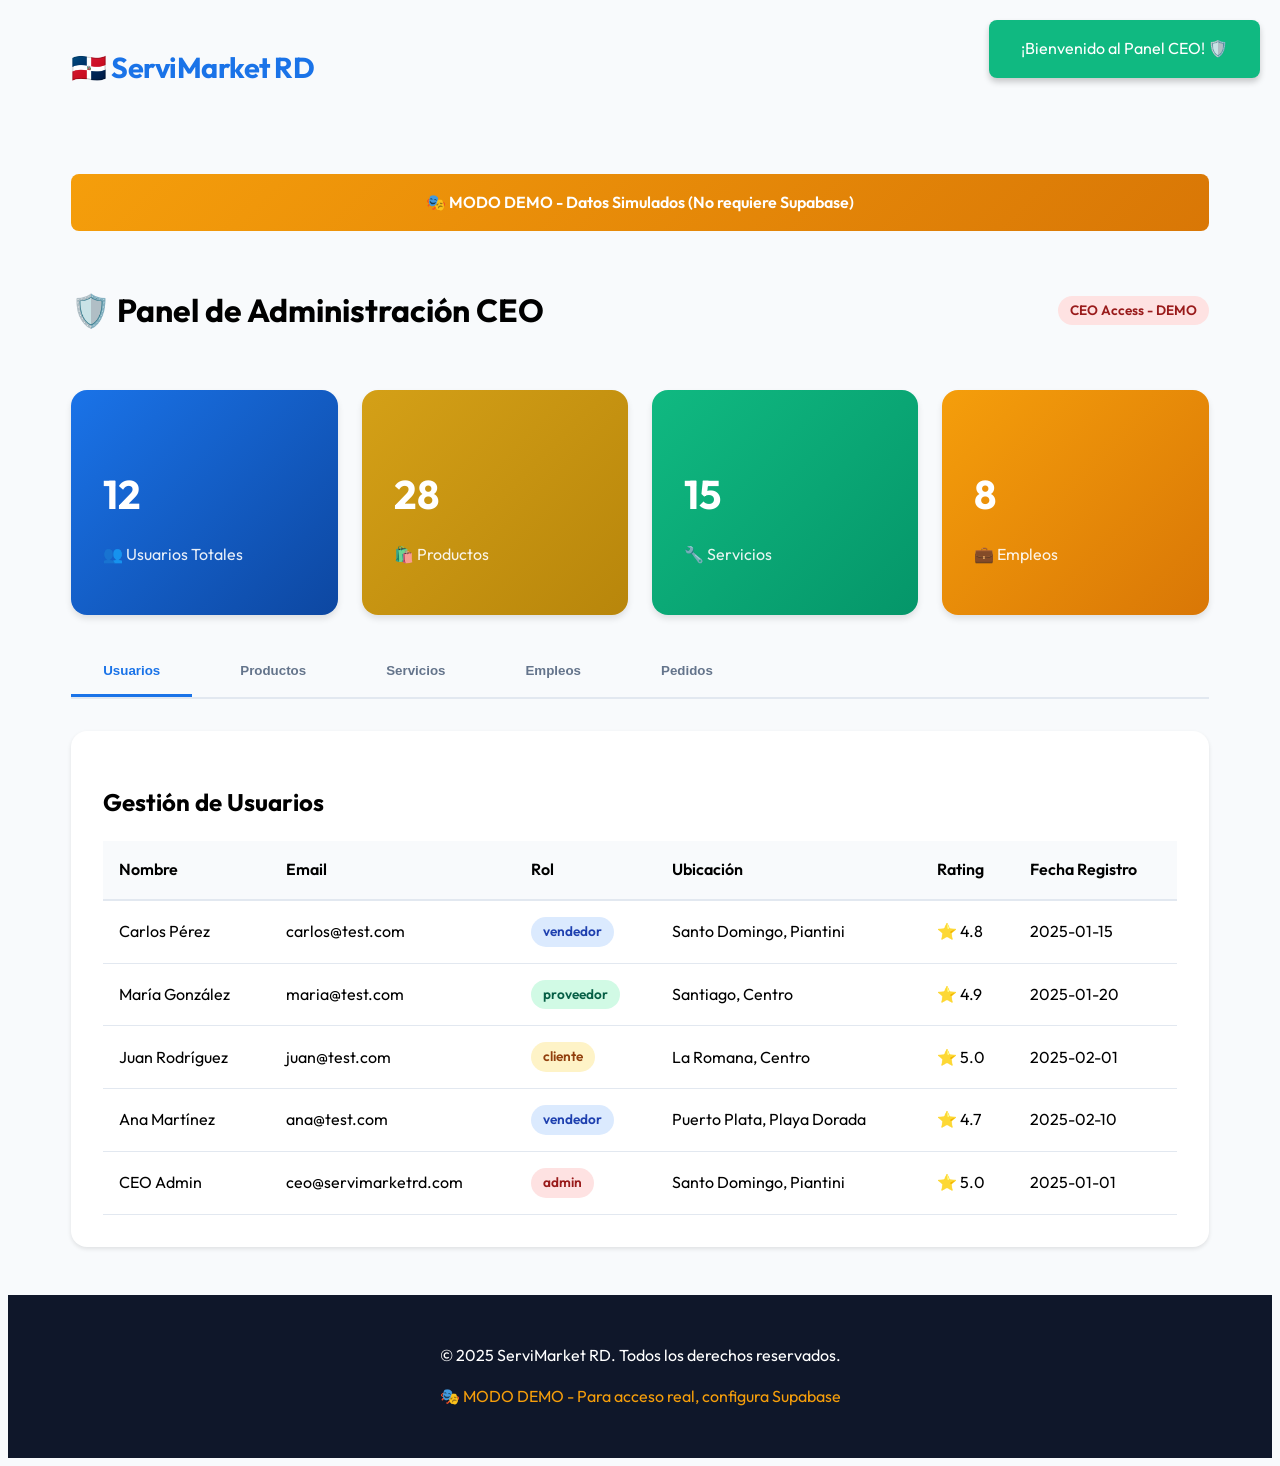
<file: admin-demo.html>
<!DOCTYPE html>
<html lang="es">

<head>
    <meta charset="UTF-8">
    <meta name="viewport" content="width=device-width, initial-scale=1.0">
    <title>DEMO Panel CEO - ServiMarket RD</title>
    <link rel="stylesheet" href="assets/css/style.css">
    <style>
        .admin-grid {
            display: grid;
            grid-template-columns: repeat(auto-fit, minmax(250px, 1fr));
            gap: 1.5rem;
            margin-bottom: 2rem;
        }

        .stat-card {
            background: linear-gradient(135deg, #1A73E8, #0d47a1);
            color: white;
            padding: 2rem;
            border-radius: 1rem;
            box-shadow: 0 4px 6px rgba(0, 0, 0, 0.1);
        }

        .stat-card h3 {
            font-size: 2.5rem;
            margin-bottom: 0.5rem;
        }

        .stat-card p {
            opacity: 0.9;
            font-size: 1rem;
        }

        .admin-section {
            background: white;
            padding: 2rem;
            border-radius: 1rem;
            box-shadow: 0 2px 4px rgba(0, 0, 0, 0.1);
            margin-bottom: 2rem;
        }

        .admin-table {
            width: 100%;
            border-collapse: collapse;
        }

        .admin-table th {
            background: #f8fafc;
            padding: 1rem;
            text-align: left;
            font-weight: 600;
            border-bottom: 2px solid #e2e8f0;
        }

        .admin-table td {
            padding: 1rem;
            border-bottom: 1px solid #e2e8f0;
        }

        .badge {
            display: inline-block;
            padding: 0.25rem 0.75rem;
            border-radius: 1rem;
            font-size: 0.85rem;
            font-weight: 600;
        }

        .badge-success {
            background: #d1fae5;
            color: #065f46;
        }

        .badge-warning {
            background: #fef3c7;
            color: #92400e;
        }

        .badge-danger {
            background: #fee2e2;
            color: #991b1b;
        }

        .badge-info {
            background: #dbeafe;
            color: #1e40af;
        }

        .tab-btn {
            padding: 1rem 2rem;
            background: transparent;
            border: none;
            border-bottom: 3px solid transparent;
            cursor: pointer;
            font-weight: 600;
            color: #64748b;
            transition: all 0.3s;
        }

        .tab-btn:hover {
            color: #1A73E8;
        }

        .tab-btn.active {
            color: #1A73E8;
            border-bottom-color: #1A73E8;
        }

        .demo-banner {
            background: linear-gradient(135deg, #f59e0b, #d97706);
            color: white;
            padding: 1rem;
            text-align: center;
            font-weight: 600;
            margin-bottom: 2rem;
            border-radius: 0.5rem;
        }
    </style>
</head>

<body>
    <header>
        <nav>
            <h1><a href="index.html">🇩🇴 ServiMarket RD</a></h1>
            <ul>
                <li><a href="index.html">Inicio</a></li>
                <li><a href="admin-demo.html">DEMO Admin</a></li>
            </ul>
        </nav>
    </header>
    <main>
        <div class="container">
            <div class="demo-banner">
                🎭 MODO DEMO - Datos Simulados (No requiere Supabase)
            </div>

            <div style="display: flex; justify-content: space-between; align-items: center; margin-bottom: 2rem;">
                <h1>🛡️ Panel de Administración CEO</h1>
                <span class="badge badge-danger">CEO Access - DEMO</span>
            </div>

            <!-- Estadísticas Globales -->
            <div class="admin-grid">
                <div class="stat-card">
                    <h3 id="total-users">12</h3>
                    <p>👥 Usuarios Totales</p>
                </div>
                <div class="stat-card" style="background: linear-gradient(135deg, #D4A017, #b8860b);">
                    <h3 id="total-products">28</h3>
                    <p>🛍️ Productos</p>
                </div>
                <div class="stat-card" style="background: linear-gradient(135deg, #10b981, #059669);">
                    <h3 id="total-services">15</h3>
                    <p>🔧 Servicios</p>
                </div>
                <div class="stat-card" style="background: linear-gradient(135deg, #f59e0b, #d97706);">
                    <h3 id="total-jobs">8</h3>
                    <p>💼 Empleos</p>
                </div>
            </div>

            <!-- Tabs -->
            <div style="display: flex; gap: 1rem; margin-bottom: 2rem; border-bottom: 2px solid #e2e8f0;">
                <button class="tab-btn active" onclick="showTab('users')">Usuarios</button>
                <button class="tab-btn" onclick="showTab('products')">Productos</button>
                <button class="tab-btn" onclick="showTab('services')">Servicios</button>
                <button class="tab-btn" onclick="showTab('jobs')">Empleos</button>
                <button class="tab-btn" onclick="showTab('orders')">Pedidos</button>
            </div>

            <!-- Tab: Usuarios -->
            <div id="tab-users" class="admin-section tab-content">
                <h2>Gestión de Usuarios</h2>
                <table class="admin-table">
                    <thead>
                        <tr>
                            <th>Nombre</th>
                            <th>Email</th>
                            <th>Rol</th>
                            <th>Ubicación</th>
                            <th>Rating</th>
                            <th>Fecha Registro</th>
                        </tr>
                    </thead>
                    <tbody>
                        <tr>
                            <td>Carlos Pérez</td>
                            <td>carlos@test.com</td>
                            <td><span class="badge badge-info">vendedor</span></td>
                            <td>Santo Domingo, Piantini</td>
                            <td>⭐ 4.8</td>
                            <td>2025-01-15</td>
                        </tr>
                        <tr>
                            <td>María González</td>
                            <td>maria@test.com</td>
                            <td><span class="badge badge-success">proveedor</span></td>
                            <td>Santiago, Centro</td>
                            <td>⭐ 4.9</td>
                            <td>2025-01-20</td>
                        </tr>
                        <tr>
                            <td>Juan Rodríguez</td>
                            <td>juan@test.com</td>
                            <td><span class="badge badge-warning">cliente</span></td>
                            <td>La Romana, Centro</td>
                            <td>⭐ 5.0</td>
                            <td>2025-02-01</td>
                        </tr>
                        <tr>
                            <td>Ana Martínez</td>
                            <td>ana@test.com</td>
                            <td><span class="badge badge-info">vendedor</span></td>
                            <td>Puerto Plata, Playa Dorada</td>
                            <td>⭐ 4.7</td>
                            <td>2025-02-10</td>
                        </tr>
                        <tr>
                            <td>CEO Admin</td>
                            <td>ceo@servimarketrd.com</td>
                            <td><span class="badge badge-danger">admin</span></td>
                            <td>Santo Domingo, Piantini</td>
                            <td>⭐ 5.0</td>
                            <td>2025-01-01</td>
                        </tr>
                    </tbody>
                </table>
            </div>

            <!-- Tab: Productos -->
            <div id="tab-products" class="admin-section tab-content" style="display: none;">
                <h2>Gestión de Productos</h2>
                <table class="admin-table">
                    <thead>
                        <tr>
                            <th>Nombre</th>
                            <th>Precio</th>
                            <th>Categoría</th>
                            <th>Vendedor</th>
                            <th>Stock</th>
                            <th>Acciones</th>
                        </tr>
                    </thead>
                    <tbody>
                        <tr>
                            <td>Dulce de Leche Artesanal</td>
                            <td>RD$ 150.00</td>
                            <td>Postres</td>
                            <td>Carlos Pérez</td>
                            <td>50</td>
                            <td><button class="btn btn-danger" style="padding: 0.5rem 1rem; font-size: 0.85rem;"
                                    onclick="deleteItem('producto')">Eliminar</button></td>
                        </tr>
                        <tr>
                            <td>Guayabera Premium</td>
                            <td>RD$ 2,500.00</td>
                            <td>Ropa</td>
                            <td>Ana Martínez</td>
                            <td>15</td>
                            <td><button class="btn btn-danger" style="padding: 0.5rem 1rem; font-size: 0.85rem;"
                                    onclick="deleteItem('producto')">Eliminar</button></td>
                        </tr>
                        <tr>
                            <td>Muñeca Limé</td>
                            <td>RD$ 800.00</td>
                            <td>Artesanía</td>
                            <td>Carlos Pérez</td>
                            <td>30</td>
                            <td><button class="btn btn-danger" style="padding: 0.5rem 1rem; font-size: 0.85rem;"
                                    onclick="deleteItem('producto')">Eliminar</button></td>
                        </tr>
                        <tr>
                            <td>Café Orgánico RD</td>
                            <td>RD$ 450.00</td>
                            <td>Alimentos</td>
                            <td>Ana Martínez</td>
                            <td>100</td>
                            <td><button class="btn btn-danger" style="padding: 0.5rem 1rem; font-size: 0.85rem;"
                                    onclick="deleteItem('producto')">Eliminar</button></td>
                        </tr>
                    </tbody>
                </table>
            </div>

            <!-- Tab: Servicios -->
            <div id="tab-services" class="admin-section tab-content" style="display: none;">
                <h2>Gestión de Servicios</h2>
                <table class="admin-table">
                    <thead>
                        <tr>
                            <th>Nombre</th>
                            <th>Precio</th>
                            <th>Categoría</th>
                            <th>Proveedor</th>
                            <th>Rating</th>
                            <th>Acciones</th>
                        </tr>
                    </thead>
                    <tbody>
                        <tr>
                            <td>Reparación de Fugas</td>
                            <td>RD$ 1,500.00</td>
                            <td>Plomería</td>
                            <td>María González</td>
                            <td>⭐ 4.9</td>
                            <td><button class="btn btn-danger" style="padding: 0.5rem 1rem; font-size: 0.85rem;"
                                    onclick="deleteItem('servicio')">Eliminar</button></td>
                        </tr>
                        <tr>
                            <td>Instalación de Baños</td>
                            <td>RD$ 3,000.00</td>
                            <td>Plomería</td>
                            <td>María González</td>
                            <td>⭐ 4.8</td>
                            <td><button class="btn btn-danger" style="padding: 0.5rem 1rem; font-size: 0.85rem;"
                                    onclick="deleteItem('servicio')">Eliminar</button></td>
                        </tr>
                        <tr>
                            <td>Corte de Cabello</td>
                            <td>RD$ 300.00</td>
                            <td>Barbería</td>
                            <td>María González</td>
                            <td>⭐ 4.7</td>
                            <td><button class="btn btn-danger" style="padding: 0.5rem 1rem; font-size: 0.85rem;"
                                    onclick="deleteItem('servicio')">Eliminar</button></td>
                        </tr>
                    </tbody>
                </table>
            </div>

            <!-- Tab: Empleos -->
            <div id="tab-jobs" class="admin-section tab-content" style="display: none;">
                <h2>Gestión de Empleos</h2>
                <table class="admin-table">
                    <thead>
                        <tr>
                            <th>Título</th>
                            <th>Tipo</th>
                            <th>Pago</th>
                            <th>Empleador</th>
                            <th>Estado</th>
                            <th>Acciones</th>
                        </tr>
                    </thead>
                    <tbody>
                        <tr>
                            <td>Ayudante de Construcción</td>
                            <td><span class="badge badge-warning">Por Hora</span></td>
                            <td>RD$ 250/hora</td>
                            <td>Carlos Pérez</td>
                            <td><span class="badge badge-success">active</span></td>
                            <td><button class="btn btn-danger" style="padding: 0.5rem 1rem; font-size: 0.85rem;"
                                    onclick="deleteItem('empleo')">Eliminar</button></td>
                        </tr>
                        <tr>
                            <td>Delivery de Comida</td>
                            <td><span class="badge badge-info">Por Servicio</span></td>
                            <td>RD$ 150/entrega</td>
                            <td>Ana Martínez</td>
                            <td><span class="badge badge-success">active</span></td>
                            <td><button class="btn btn-danger" style="padding: 0.5rem 1rem; font-size: 0.85rem;"
                                    onclick="deleteItem('empleo')">Eliminar</button></td>
                        </tr>
                    </tbody>
                </table>
            </div>

            <!-- Tab: Pedidos -->
            <div id="tab-orders" class="admin-section tab-content" style="display: none;">
                <h2>Gestión de Pedidos</h2>
                <table class="admin-table">
                    <thead>
                        <tr>
                            <th>ID</th>
                            <th>Usuario</th>
                            <th>Total</th>
                            <th>Método Pago</th>
                            <th>Estado</th>
                            <th>Fecha</th>
                        </tr>
                    </thead>
                    <tbody>
                        <tr>
                            <td>#ORD-001</td>
                            <td>Juan Rodríguez</td>
                            <td>RD$ 1,450.00</td>
                            <td>Tarjeta</td>
                            <td><span class="badge badge-success">Completado</span></td>
                            <td>2025-12-05</td>
                        </tr>
                        <tr>
                            <td>#ORD-002</td>
                            <td>María González</td>
                            <td>RD$ 800.00</td>
                            <td>Efectivo</td>
                            <td><span class="badge badge-warning">Procesando</span></td>
                            <td>2025-12-06</td>
                        </tr>
                        <tr>
                            <td>#ORD-003</td>
                            <td>Carlos Pérez</td>
                            <td>RD$ 2,500.00</td>
                            <td>Contra Entrega</td>
                            <td><span class="badge badge-info">Pendiente</span></td>
                            <td>2025-12-06</td>
                        </tr>
                    </tbody>
                </table>
            </div>
        </div>
    </main>
    <footer style="text-align: center; padding: 2rem; background: #0f172a; color: #fff; margin-top: 2rem;">
        <p>&copy; 2025 ServiMarket RD. Todos los derechos reservados.</p>
        <p style="margin-top: 0.5rem; color: #f59e0b;">🎭 MODO DEMO - Para acceso real, configura Supabase</p>
    </footer>

    <script>
        // Tab navigation
        function showTab(tabName) {
            document.querySelectorAll('.tab-content').forEach(t => t.style.display = 'none');
            document.querySelectorAll('.tab-btn').forEach(b => b.classList.remove('active'));

            document.getElementById(`tab-${tabName}`).style.display = 'block';
            event.target.classList.add('active');
        }

        // Delete action
        function deleteItem(type) {
            if (confirm(`¿Estás seguro de eliminar este ${type}?`)) {
                event.target.closest('tr').remove();
                showToast(`${type.charAt(0).toUpperCase() + type.slice(1)} eliminado exitosamente`, 'success');

                // Update stats
                if (type === 'producto') {
                    const current = parseInt(document.getElementById('total-products').textContent);
                    document.getElementById('total-products').textContent = current - 1;
                } else if (type === 'servicio') {
                    const current = parseInt(document.getElementById('total-services').textContent);
                    document.getElementById('total-services').textContent = current - 1;
                } else if (type === 'empleo') {
                    const current = parseInt(document.getElementById('total-jobs').textContent);
                    document.getElementById('total-jobs').textContent = current - 1;
                }
            }
        }

        // Toast notification
        function showToast(message, type = 'info') {
            const toast = document.createElement('div');
            toast.style.cssText = `
                position: fixed;
                top: 20px;
                right: 20px;
                background: ${type === 'success' ? '#10b981' : '#1A73E8'};
                color: white;
                padding: 1rem 2rem;
                border-radius: 0.5rem;
                box-shadow: 0 4px 6px rgba(0,0,0,0.2);
                z-index: 9999;
                animation: slideIn 0.3s ease;
            `;
            toast.textContent = message;
            document.body.appendChild(toast);

            setTimeout(() => {
                toast.style.animation = 'slideOut 0.3s ease';
                setTimeout(() => toast.remove(), 300);
            }, 3000);
        }

        // Welcome message
        setTimeout(() => {
            showToast('¡Bienvenido al Panel CEO! 🛡️', 'success');
        }, 500);
    </script>
    <style>
        @keyframes slideIn {
            from {
                transform: translateX(400px);
                opacity: 0;
            }

            to {
                transform: translateX(0);
                opacity: 1;
            }
        }

        @keyframes slideOut {
            from {
                transform: translateX(0);
                opacity: 1;
            }

            to {
                transform: translateX(400px);
                opacity: 0;
            }
        }
    </style>
</body>

</html>
</file>
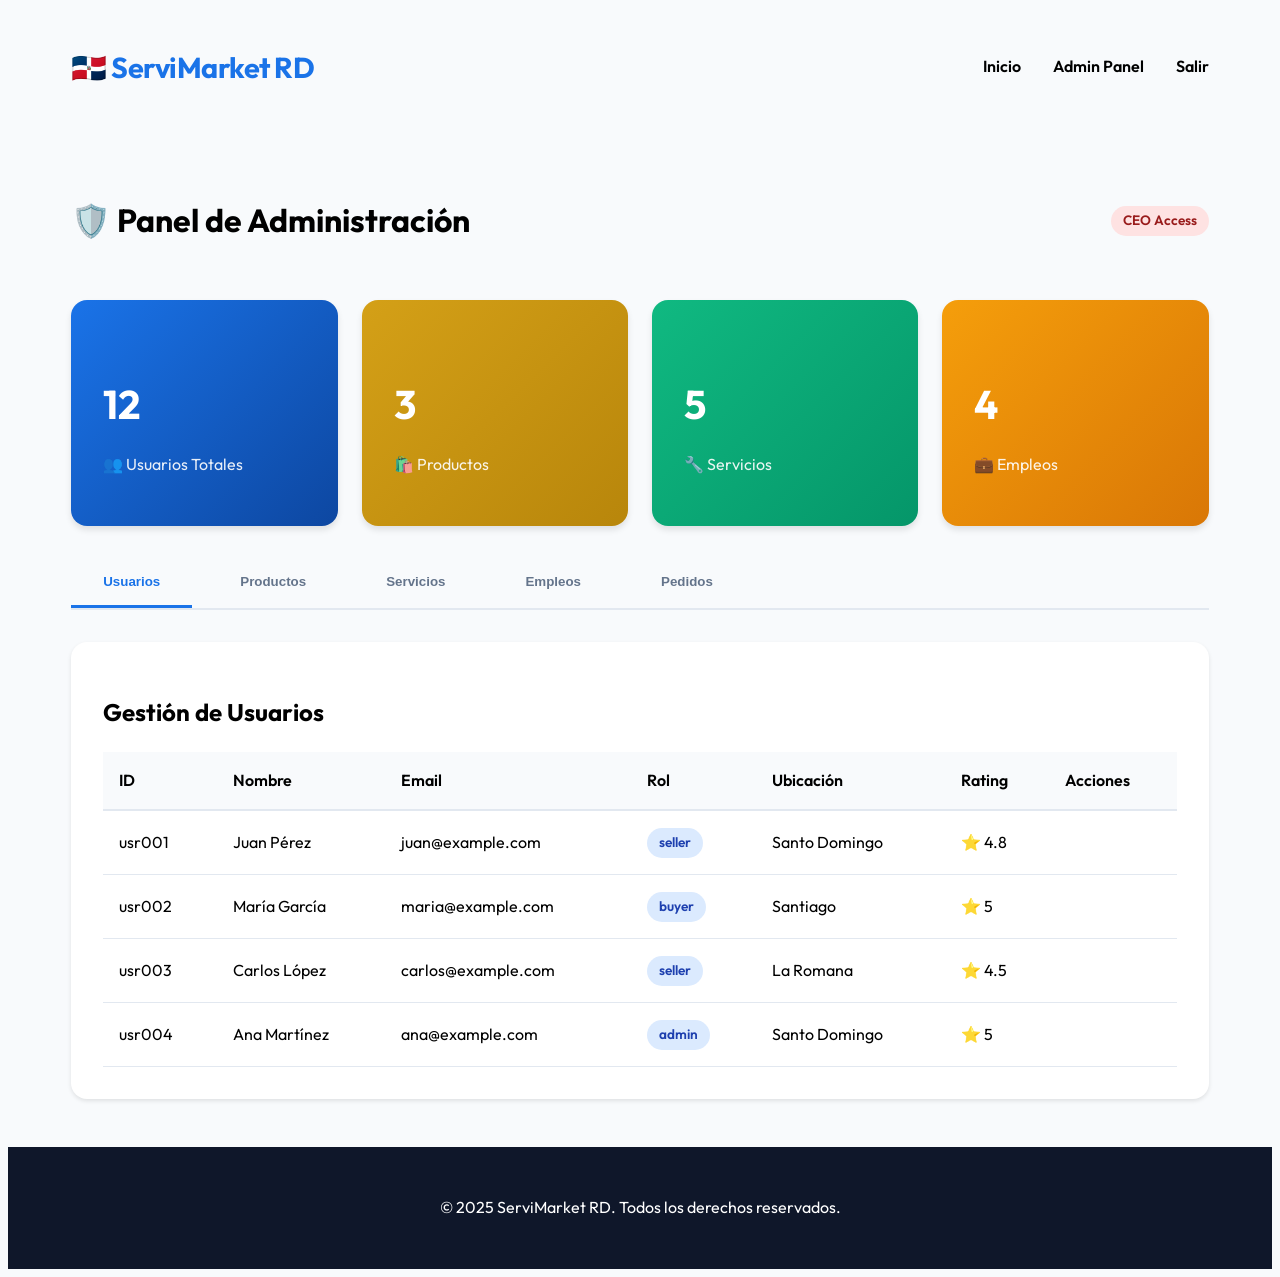
<file: admin.html>
<!DOCTYPE html>
<html lang="es">

<head>
    <meta charset="UTF-8">
    <meta name="viewport" content="width=device-width, initial-scale=1.0">
    <title>Panel de Administración - ServiMarket RD</title>
    <meta name="description" content="Panel administrativo de ServiMarket RD">
    <link rel="stylesheet" href="assets/css/style.css">
    <style>
        .admin-grid {
            display: grid;
            grid-template-columns: repeat(auto-fit, minmax(250px, 1fr));
            gap: 1.5rem;
            margin-bottom: 2rem;
        }

        .stat-card {
            background: linear-gradient(135deg, #1A73E8, #0d47a1);
            color: white;
            padding: 2rem;
            border-radius: 1rem;
            box-shadow: 0 4px 6px rgba(0, 0, 0, 0.1);
        }

        .stat-card h3 {
            font-size: 2.5rem;
            margin-bottom: 0.5rem;
        }

        .stat-card p {
            opacity: 0.9;
            font-size: 1rem;
        }

        .admin-section {
            background: white;
            padding: 2rem;
            border-radius: 1rem;
            box-shadow: 0 2px 4px rgba(0, 0, 0, 0.1);
            margin-bottom: 2rem;
        }

        .admin-table {
            width: 100%;
            border-collapse: collapse;
        }

        .admin-table th {
            background: #f8fafc;
            padding: 1rem;
            text-align: left;
            font-weight: 600;
            border-bottom: 2px solid #e2e8f0;
        }

        .admin-table td {
            padding: 1rem;
            border-bottom: 1px solid #e2e8f0;
        }

        .badge {
            display: inline-block;
            padding: 0.25rem 0.75rem;
            border-radius: 1rem;
            font-size: 0.85rem;
            font-weight: 600;
        }

        .badge-success {
            background: #d1fae5;
            color: #065f46;
        }

        .badge-warning {
            background: #fef3c7;
            color: #92400e;
        }

        .badge-danger {
            background: #fee2e2;
            color: #991b1b;
        }

        .badge-info {
            background: #dbeafe;
            color: #1e40af;
        }

        .tab-btn {
            padding: 1rem 2rem;
            background: transparent;
            border: none;
            border-bottom: 3px solid transparent;
            cursor: pointer;
            font-weight: 600;
            color: #64748b;
            transition: all 0.3s;
        }

        .tab-btn:hover {
            color: #1A73E8;
        }

        .tab-btn.active {
            color: #1A73E8;
            border-bottom-color: #1A73E8;
        }
    </style>
</head>

<body>
    <header>
        <nav>
            <h1><a href="index.html">🇩🇴 ServiMarket RD</a></h1>
            <ul>
                <li><a href="index.html">Inicio</a></li>
                <li><a href="admin.html">Admin Panel</a></li>
                <li><a href="#" onclick="logout()">Salir</a></li>
            </ul>
        </nav>
    </header>
    <main>
        <div class="container">
            <div style="display: flex; justify-content: space-between; align-items: center; margin-bottom: 2rem;">
                <h1>🛡️ Panel de Administración</h1>
                <span class="badge badge-danger">CEO Access</span>
            </div>

            <!-- Estadísticas Globales -->
            <div class="admin-grid">
                <div class="stat-card">
                    <h3 id="total-users">12</h3>
                    <p>👥 Usuarios Totales</p>
                </div>
                <div class="stat-card" style="background: linear-gradient(135deg, #D4A017, #b8860b);">
                    <h3 id="total-products">3</h3>
                    <p>🛍️ Productos</p>
                </div>
                <div class="stat-card" style="background: linear-gradient(135deg, #10b981, #059669);">
                    <h3 id="total-services">5</h3>
                    <p>🔧 Servicios</p>
                </div>
                <div class="stat-card" style="background: linear-gradient(135deg, #f59e0b, #d97706);">
                    <h3 id="total-jobs">4</h3>
                    <p>💼 Empleos</p>
                </div>
            </div>

            <!-- Tabs -->
            <div style="display: flex; gap: 1rem; margin-bottom: 2rem; border-bottom: 2px solid #e2e8f0;">
                <button class="tab-btn active" onclick="showTab('users')">Usuarios</button>
                <button class="tab-btn" onclick="showTab('products')">Productos</button>
                <button class="tab-btn" onclick="showTab('services')">Servicios</button>
                <button class="tab-btn" onclick="showTab('jobs')">Empleos</button>
                <button class="tab-btn" onclick="showTab('orders')">Pedidos</button>
            </div>

            <!-- Tab: Usuarios -->
            <div id="tab-users" class="admin-section tab-content">
                <h2>Gestión de Usuarios</h2>
                <table class="admin-table">
                    <thead>
                        <tr>
                            <th>ID</th>
                            <th>Nombre</th>
                            <th>Email</th>
                            <th>Rol</th>
                            <th>Ubicación</th>
                            <th>Rating</th>
                            <th>Acciones</th>
                        </tr>
                    </thead>
                    <tbody id="users-table-body"></tbody>
                </table>
            </div>

            <!-- Tab: Productos -->
            <div id="tab-products" class="admin-section tab-content" style="display: none;">
                <h2>Gestión de Productos</h2>
                <table class="admin-table">
                    <thead>
                        <tr>
                            <th>ID</th>
                            <th>Nombre</th>
                            <th>Precio</th>
                            <th>Categoría</th>
                            <th>Vendedor</th>
                            <th>Stock</th>
                            <th>Acciones</th>
                        </tr>
                    </thead>
                    <tbody id="products-table-body"></tbody>
                </table>
            </div>

            <!-- Tab: Servicios -->
            <div id="tab-services" class="admin-section tab-content" style="display: none;">
                <h2>Gestión de Servicios</h2>
                <table class="admin-table">
                    <thead>
                        <tr>
                            <th>ID</th>
                            <th>Nombre</th>
                            <th>Precio</th>
                            <th>Categoría</th>
                            <th>Proveedor</th>
                            <th>Rating</th>
                            <th>Acciones</th>
                        </tr>
                    </thead>
                    <tbody id="services-table-body"></tbody>
                </table>
            </div>

            <!-- Tab: Empleos -->
            <div id="tab-jobs" class="admin-section tab-content" style="display: none;">
                <h2>Gestión de Empleos</h2>
                <table class="admin-table">
                    <thead>
                        <tr>
                            <th>ID</th>
                            <th>Título</th>
                            <th>Tipo</th>
                            <th>Pago</th>
                            <th>Empleador</th>
                            <th>Estado</th>
                            <th>Acciones</th>
                        </tr>
                    </thead>
                    <tbody id="jobs-table-body"></tbody>
                </table>
            </div>

            <!-- Tab: Pedidos -->
            <div id="tab-orders" class="admin-section tab-content" style="display: none;">
                <h2>Gestión de Pedidos</h2>
                <table class="admin-table">
                    <thead>
                        <tr>
                            <th>ID</th>
                            <th>Usuario</th>
                            <th>Total</th>
                            <th>Método Pago</th>
                            <th>Estado</th>
                            <th>Fecha</th>
                            <th>Acciones</th>
                        </tr>
                    </thead>
                    <tbody id="orders-table-body"></tbody>
                </table>
            </div>
        </div>
    </main>
    <footer style="text-align: center; padding: 2rem; background: #0f172a; color: #fff; margin-top: 2rem;">
        <p>&copy; 2025 ServiMarket RD. Todos los derechos reservados.</p>
    </footer>

    <script>
        // --- DATOS DE EJEMPLO PARA ADMIN PANEL ---

        const ADMIN_DATA = {
            users: [
                { id: 'usr001', name: 'Juan Pérez', email: 'juan@example.com', role: 'seller', municipio: 'Santo Domingo', rating: 4.8 },
                { id: 'usr002', name: 'María García', email: 'maria@example.com', role: 'buyer', municipio: 'Santiago', rating: 5.0 },
                { id: 'usr003', name: 'Carlos López', email: 'carlos@example.com', role: 'seller', municipio: 'La Romana', rating: 4.5 },
                { id: 'usr004', name: 'Ana Martínez', email: 'ana@example.com', role: 'admin', municipio: 'Santo Domingo', rating: 5.0 }
            ],
            products: [
                { id: 'prd001', name: 'Dulce de Leche Artesanal', price: 150, category: 'Postres', seller: 'Juan Pérez', stock: 50 },
                { id: 'prd002', name: 'Guayabera Premium', price: 2500, category: 'Ropa', seller: 'María García', stock: 15 },
                { id: 'prd003', name: 'Muñeca Limé', price: 800, category: 'Artesanía', seller: 'Carlos López', stock: 30 }
            ],
            services: [
                { id: 'srv001', name: 'Plomería Residencial', price: 1500, category: 'Plomería', provider: 'Juan Pérez', rating: 4.8 },
                { id: 'srv002', name: 'Instalación Inversores', price: 2500, category: 'Electricidad', provider: 'ElectroServicios', rating: 4.9 },
                { id: 'srv003', name: 'Maquillaje Profesional', price: 2000, category: 'Belleza', provider: 'Laura Beauty', rating: 5.0 },
                { id: 'srv004', name: 'Limpieza Profunda', price: 1200, category: 'Limpieza', provider: 'CleanHome RD', rating: 4.6 },
                { id: 'srv005', name: 'Reparación Aires', price: 1800, category: 'Técnico', provider: 'FrioMax', rating: 4.7 }
            ],
            jobs: [
                { id: 'job001', title: 'Ayudante Construcción', type: 'Por Día', pay: 1200, employer: 'Constructora ABC', status: 'active' },
                { id: 'job002', title: 'Vendedor Tienda', type: 'Tiempo Completo', pay: 18000, employer: 'Tienda La Moda', status: 'active' },
                { id: 'job003', title: 'Jardinero Ocasional', type: 'Por Servicio', pay: 2500, employer: 'Residencia Privada', status: 'active' },
                { id: 'job004', title: 'Repartidor Motor', type: 'Tiempo Completo', pay: 15000, employer: 'Pizzería Italia', status: 'closed' }
            ],
            orders: [
                { id: 'ord001', user: 'María García', total: 3450, payment_method: 'Efectivo', status: 'Completado', date: '2025-12-05' },
                { id: 'ord002', user: 'Juan Pérez', total: 800, payment_method: 'Transferencia', status: 'Pendiente', date: '2025-12-06' }
            ]
        };

        // Utilidades
        const UI = {
            formatCurrency: (amount) => {
                return new Intl.NumberFormat('es-DO', { style: 'currency', currency: 'DOP' }).format(amount);
            }
        };

        // Inicialización
        document.addEventListener('DOMContentLoaded', () => {
            loadAllTables();
        });

        function loadAllTables() {
            loadUsers();
            loadProducts();
            loadServices();
            loadJobs();
            loadOrders();
        }

        function loadUsers() {
            const tbody = document.getElementById('users-table-body');
            tbody.innerHTML = ADMIN_DATA.users.map(u => `
                <tr>
                    <td>${u.id}</td>
                    <td>${u.name}</td>
                    <td>${u.email}</td>
                    <td><span class="badge badge-info">${u.role}</span></td>
                    <td>${u.municipio}</td>
                    <td>⭐ ${u.rating}</td>
                    <td>
                        <button class="btn btn-secondary" style="padding: 0.5rem 1rem; font-size: 0.85rem;" onclick="viewUser('${u.id}')">Ver</button>
                    </td>
                </tr>
            `).join('');
        }

        function loadProducts() {
            const tbody = document.getElementById('products-table-body');
            tbody.innerHTML = ADMIN_DATA.products.map(p => `
                <tr>
                    <td>${p.id}</td>
                    <td>${p.name}</td>
                    <td>${UI.formatCurrency(p.price)}</td>
                    <td>${p.category}</td>
                    <td>${p.seller}</td>
                    <td>${p.stock}</td>
                    <td>
                        <button class="btn" style="padding: 0.5rem 1rem; font-size: 0.85rem; background: #ef4444;" onclick="deleteProduct('${p.id}')">Eliminar</button>
                    </td>
                </tr>
            `).join('');
        }

        function loadServices() {
            const tbody = document.getElementById('services-table-body');
            tbody.innerHTML = ADMIN_DATA.services.map(s => `
                <tr>
                    <td>${s.id}</td>
                    <td>${s.name}</td>
                    <td>${UI.formatCurrency(s.price)}</td>
                    <td>${s.category}</td>
                    <td>${s.provider}</td>
                    <td>⭐ ${s.rating}</td>
                    <td>
                        <button class="btn" style="padding: 0.5rem 1rem; font-size: 0.85rem; background: #ef4444;" onclick="deleteService('${s.id}')">Eliminar</button>
                    </td>
                </tr>
            `).join('');
        }

        function loadJobs() {
            const tbody = document.getElementById('jobs-table-body');
            tbody.innerHTML = ADMIN_DATA.jobs.map(j => `
                <tr>
                    <td>${j.id}</td>
                    <td>${j.title}</td>
                    <td><span class="badge badge-warning">${j.type}</span></td>
                    <td>${UI.formatCurrency(j.pay)}</td>
                    <td>${j.employer}</td>
                    <td><span class="badge ${j.status === 'active' ? 'badge-success' : 'badge-danger'}">${j.status}</span></td>
                    <td>
                        <button class="btn" style="padding: 0.5rem 1rem; font-size: 0.85rem; background: #ef4444;" onclick="deleteJob('${j.id}')">Eliminar</button>
                    </td>
                </tr>
            `).join('');
        }

        function loadOrders() {
            const tbody = document.getElementById('orders-table-body');
            tbody.innerHTML = ADMIN_DATA.orders.map(o => `
                <tr>
                    <td>${o.id}</td>
                    <td>${o.user}</td>
                    <td>${UI.formatCurrency(o.total)}</td>
                    <td>${o.payment_method}</td>
                    <td><span class="badge badge-info">${o.status}</span></td>
                    <td>${o.date}</td>
                    <td>
                        <button class="btn btn-secondary" style="padding: 0.5rem 1rem; font-size: 0.85rem;" onclick="viewOrder('${o.id}')">Ver</button>
                    </td>
                </tr>
            `).join('');
        }

        // Tab navigation
        function showTab(tabName) {
            document.querySelectorAll('.tab-content').forEach(t => t.style.display = 'none');
            document.querySelectorAll('.tab-btn').forEach(b => b.classList.remove('active'));

            document.getElementById(`tab-${tabName}`).style.display = 'block';
            event.target.classList.add('active');
        }

        // Actions
        function viewUser(id) {
            alert(`Ver detalles del usuario: ${id}\n\nEsta función mostraría el perfil completo del usuario.`);
        }

        function deleteProduct(id) {
            if (confirm('¿Estás seguro de eliminar este producto?')) {
                const index = ADMIN_DATA.products.findIndex(p => p.id === id);
                if (index > -1) {
                    ADMIN_DATA.products.splice(index, 1);
                    loadProducts();
                    document.getElementById('total-products').textContent = ADMIN_DATA.products.length;
                    alert('Producto eliminado exitosamente');
                }
            }
        }

        function deleteService(id) {
            if (confirm('¿Estás seguro de eliminar este servicio?')) {
                const index = ADMIN_DATA.services.findIndex(s => s.id === id);
                if (index > -1) {
                    ADMIN_DATA.services.splice(index, 1);
                    loadServices();
                    document.getElementById('total-services').textContent = ADMIN_DATA.services.length;
                    alert('Servicio eliminado exitosamente');
                }
            }
        }

        function deleteJob(id) {
            if (confirm('¿Estás seguro de eliminar este empleo?')) {
                const index = ADMIN_DATA.jobs.findIndex(j => j.id === id);
                if (index > -1) {
                    ADMIN_DATA.jobs.splice(index, 1);
                    loadJobs();
                    document.getElementById('total-jobs').textContent = ADMIN_DATA.jobs.length;
                    alert('Empleo eliminado exitosamente');
                }
            }
        }

        function viewOrder(id) {
            alert(`Ver detalles del pedido: ${id}\n\nEsta función mostraría los items del pedido y detalles de envío.`);
        }

        function logout() {
            if (confirm('¿Deseas cerrar sesión?')) {
                window.location.href = 'index.html';
            }
        }
    </script>
</body>

</html>
</file>
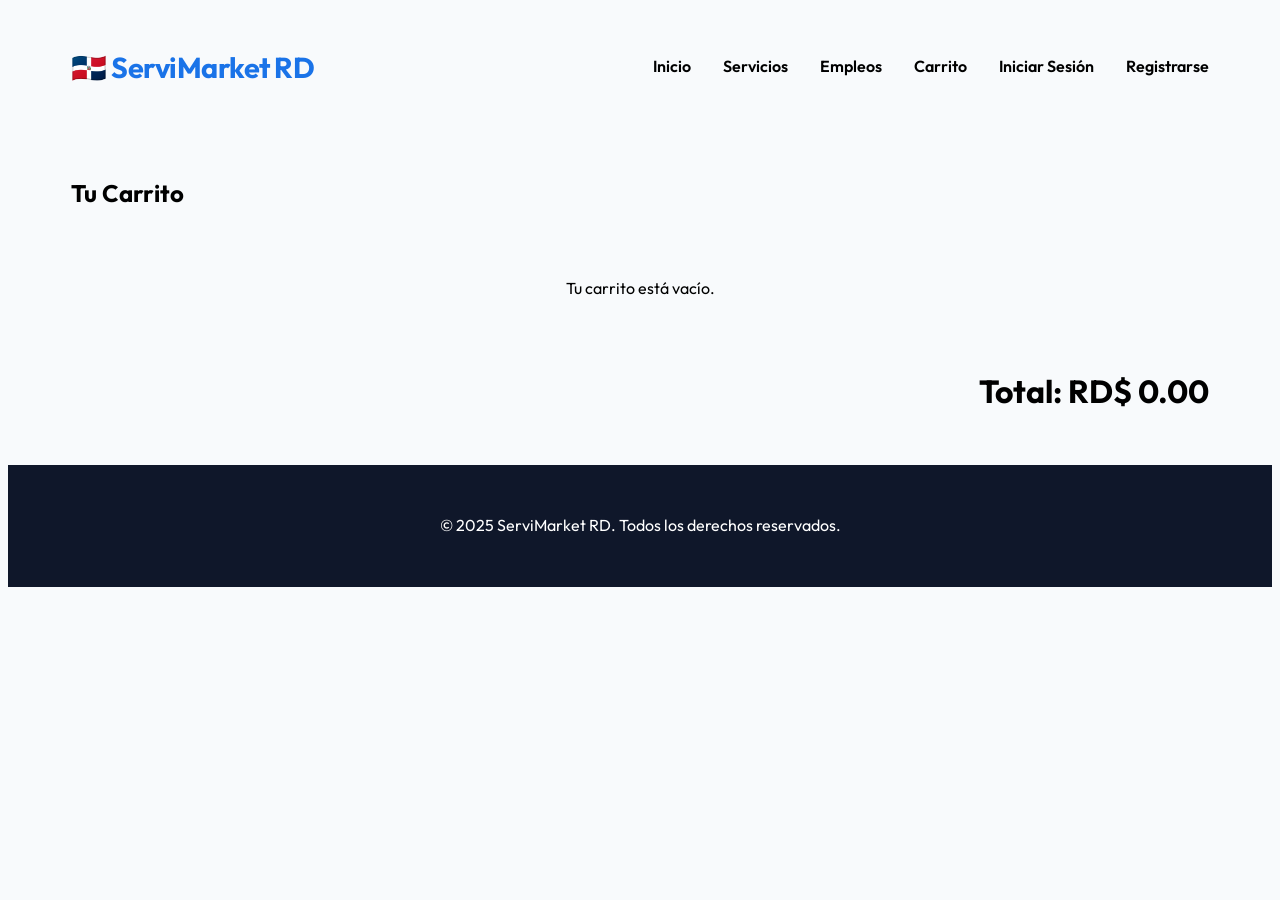
<file: cart.html>
<!DOCTYPE html>
<html lang="es">

<head>
    <meta charset="UTF-8">
    <meta name="viewport" content="width=device-width, initial-scale=1.0">
    <title>Carrito - Marketplace RD</title>
    <link rel="stylesheet" href="assets/css/style.css">
</head>

<body>
    <header>
        <nav>
            <h1><a href="index.html">🇩🇴 ServiMarket RD</a></h1>
            <ul>
                <li><a href="index.html">Inicio</a></li>
                <li><a href="services.html">Servicios</a></li>
                <li><a href="jobs.html">Empleos</a></li>
                <li><a href="cart.html">Carrito <span id="cart-count"></span></a></li>
                <li><a href="login.html">Iniciar Sesión</a></li>
                <li><a href="register.html">Registrarse</a></li>
            </ul>
        </nav>
    </header>
    <main>

        <div class="container">
            <h2 style="margin-bottom: 2rem;">Tu Carrito</h2>
            <div id="cart-items"></div>
            <div style="text-align: right; margin-top: 2rem;">
                <h3 id="cart-total" style="font-size: 2rem; margin-bottom: 1rem;">Total: RD$ 0.00</h3>
                <a href="checkout.html" class="btn" id="checkout-btn">Proceder al Pago</a>
            </div>
        </div>

    </main>
    <footer style="text-align: center; padding: 2rem; background: #0f172a; color: #fff; margin-top: 2rem;">
        <p>&copy; 2025 ServiMarket RD. Todos los derechos reservados.</p>
    </footer>

    <script>
        // --- LÓGICA STANDALONE PARA CARRITO ---
        const LocalCart = {
            get: () => {
                try {
                    return JSON.parse(localStorage.getItem('cart')) || [];
                } catch (e) {
                    return [];
                }
            },
            remove: (id) => {
                let items = LocalCart.get();
                items = items.filter(i => i.id !== id);
                localStorage.setItem('cart', JSON.stringify(items));
                LocalCart.updateCounter();
                renderCart();
            },
            total: () => {
                const items = LocalCart.get();
                return items.reduce((sum, item) => sum + (item.price * item.quantity), 0);
            },
            updateCounter: () => {
                const items = LocalCart.get();
                const count = items.reduce((sum, item) => sum + item.quantity, 0);
                const badge = document.getElementById('cart-count');
                if (badge) {
                    badge.textContent = count > 0 ? `(${count})` : '';
                }
            }
        };

        const UI = {
            formatCurrency: (amount) => {
                return new Intl.NumberFormat('es-DO', { style: 'currency', currency: 'DOP' }).format(amount);
            }
        };

        document.addEventListener('DOMContentLoaded', () => {
            renderCart();
            LocalCart.updateCounter();
        });

        function renderCart() {
            const items = LocalCart.get();
            const container = document.getElementById('cart-items');

            if (items.length === 0) {
                container.innerHTML = '<p style="text-align: center; padding: 2rem;">Tu carrito está vacío.</p>';
                const checkoutBtn = document.getElementById('checkout-btn');
                if (checkoutBtn) checkoutBtn.style.display = 'none';
                document.getElementById('cart-total').textContent = 'Total: RD$ 0.00';
                return;
            }

            container.innerHTML = `
                <table style="width: 100%; border-collapse: collapse;">
                    <thead>
                        <tr style="border-bottom: 2px solid #e2e8f0; text-align: left;">
                            <th style="padding: 1rem;">Producto</th>
                            <th style="padding: 1rem;">Precio</th>
                            <th style="padding: 1rem;">Cant.</th>
                            <th style="padding: 1rem;">Total</th>
                            <th style="padding: 1rem;">Acción</th>
                        </tr>
                    </thead>
                    <tbody>
                        ${items.map(item => `
                            <tr style="border-bottom: 1px solid #e2e8f0;">
                                <td style="padding: 1rem;">${item.name}</td>
                                <td style="padding: 1rem;">${UI.formatCurrency(item.price)}</td>
                                <td style="padding: 1rem;">${item.quantity}</td>
                                <td style="padding: 1rem;">${UI.formatCurrency(item.price * item.quantity)}</td>
                                <td style="padding: 1rem;">
                                    <button class="btn" style="background: #ef4444; padding: 0.5rem 1rem; font-size: 0.8rem;" onclick="removeFromCart('${item.id}')">Eliminar</button>
                                </td>
                            </tr>
                        `).join('')}
                    </tbody>
                </table>
            `;

            document.getElementById('cart-total').textContent = `Total: ${UI.formatCurrency(LocalCart.total())}`;
            const checkoutBtn = document.getElementById('checkout-btn');
            if (checkoutBtn) checkoutBtn.style.display = 'inline-block';
        }

        // Función global para el botón onclick
        window.removeFromCart = function (id) {
            LocalCart.remove(id);
        };
    </script>
</body>

</html>
</file>
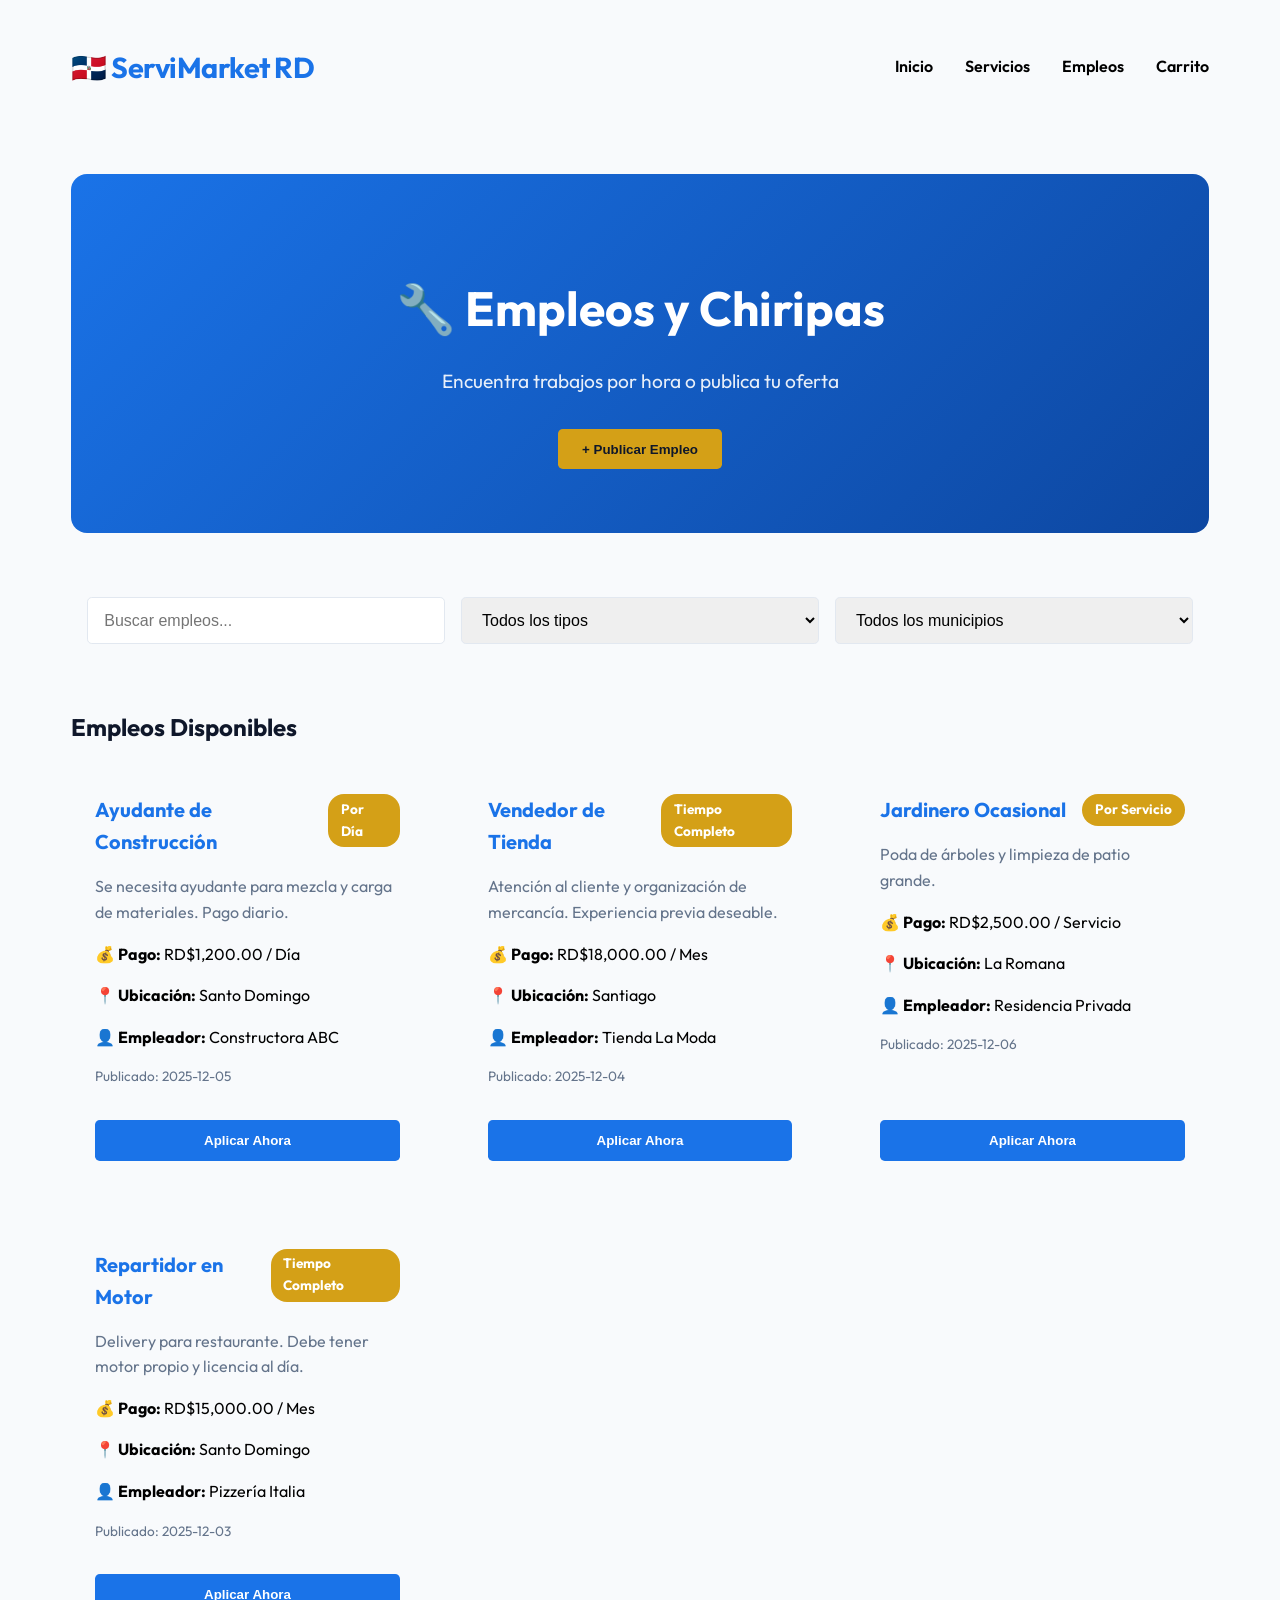
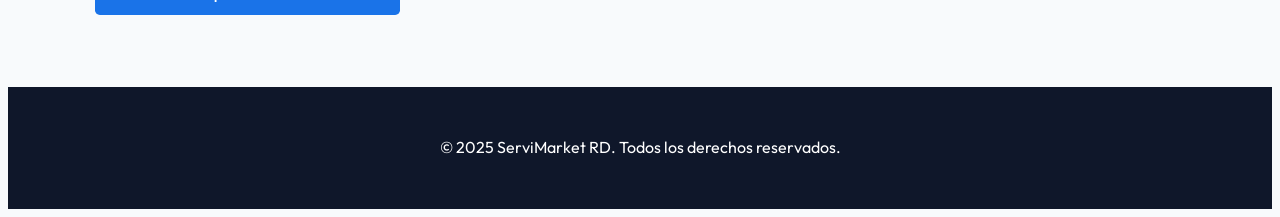
<file: jobs.html>
<!DOCTYPE html>
<html lang="es">

<head>
    <meta charset="UTF-8">
    <meta name="viewport" content="width=device-width, initial-scale=1.0">
    <title>Empleos - ServiMarket RD</title>
    <link rel="stylesheet" href="assets/css/style.css">
</head>

<body>
    <header>
        <nav>
            <h1><a href="index.html">🇩🇴 ServiMarket RD</a></h1>
            <ul>
                <li><a href="index.html">Inicio</a></li>
                <li><a href="services.html">Servicios</a></li>
                <li><a href="jobs.html">Empleos</a></li>
                <li><a href="cart.html">Carrito <span id="cart-count"></span></a></li>
            </ul>
        </nav>
    </header>
    <main>

        <div class="container">
            <div class="hero" style="background: linear-gradient(135deg, #1A73E8, #0d47a1);">
                <h1>🔧 Empleos y Chiripas</h1>
                <p>Encuentra trabajos por hora o publica tu oferta</p>
                <div style="margin-top: 2rem;">
                    <button class="btn" onclick="showPostJobModal()"
                        style="background: #D4A017; color: #0f172a; font-weight: bold;">+ Publicar Empleo</button>
                </div>
            </div>

            <!-- Filters -->
            <div class="search-bar">
                <input type="text" id="job-search" placeholder="Buscar empleos..." onkeyup="filterJobs()">
                <select id="job-type" onchange="filterJobs()">
                    <option value="">Todos los tipos</option>
                    <option value="Por Hora">Por Hora</option>
                    <option value="Por Servicio">Por Servicio</option>
                    <option value="Tiempo Completo">Tiempo Completo</option>
                </select>
                <select id="job-municipio" onchange="filterJobs()">
                    <option value="">Todos los municipios</option>
                    <option value="Santo Domingo">Santo Domingo</option>
                    <option value="Santiago">Santiago</option>
                    <option value="La Romana">La Romana</option>
                    <option value="Puerto Plata">Puerto Plata</option>
                </select>
            </div>

            <h2 style="margin-bottom: 1.5rem; color: #0f172a;">Empleos Disponibles</h2>
            <div id="jobs-grid" class="product-grid">
                <!-- Jobs loaded via JS -->
            </div>
        </div>

        <!-- Post Job Modal -->
        <div id="post-job-modal"
            style="display: none; position: fixed; top: 0; left: 0; width: 100%; height: 100%; background: rgba(0,0,0,0.7); z-index: 1000; align-items: center; justify-content: center;">
            <div class="form-container"
                style="max-width: 500px; margin: 0; background: white; padding: 2rem; border-radius: 1rem; width: 90%;">
                <h2 style="margin-bottom: 1.5rem; color: #0f172a;">Publicar Empleo</h2>
                <form id="post-job-form">
                    <div class="form-group">
                        <label>Título del Empleo</label>
                        <input type="text" name="title" required placeholder="Ej: Ayudante de construcción">
                    </div>
                    <div class="form-group">
                        <label>Tipo de Trabajo</label>
                        <select name="type" required>
                            <option value="Por Hora">Por Hora</option>
                            <option value="Por Servicio">Por Servicio</option>
                            <option value="Tiempo Completo">Tiempo Completo</option>
                        </select>
                    </div>
                    <div class="form-group">
                        <label>Pago (RD$)</label>
                        <input type="number" name="pay" required placeholder="Ej: 500">
                    </div>
                    <div class="form-group">
                        <label>Descripción</label>
                        <textarea name="description" required rows="3" placeholder="Detalles del trabajo..."></textarea>
                    </div>
                    <div class="form-group">
                        <label>Ubicación</label>
                        <select name="municipio" required>
                            <option value="Santo Domingo">Santo Domingo</option>
                            <option value="Santiago">Santiago</option>
                            <option value="La Romana">La Romana</option>
                        </select>
                    </div>
                    <div style="display: flex; gap: 1rem; margin-top: 1.5rem;">
                        <button type="submit" class="btn" style="flex: 1;">Publicar</button>
                        <button type="button" class="btn" style="flex: 1; background: #94a3b8;"
                            onclick="closePostJobModal()">Cancelar</button>
                    </div>
                </form>
            </div>
        </div>

    </main>

    <footer style="text-align: center; padding: 2rem; background: #0f172a; color: #fff; margin-top: 2rem;">
        <p>&copy; 2025 ServiMarket RD. Todos los derechos reservados.</p>
    </footer>

    <script>
        // --- LÓGICA STANDALONE PARA EMPLEOS ---

        // 1. Datos de Ejemplo
        let JOBS = [
            {
                id: 1,
                title: 'Ayudante de Construcción',
                type: 'Por Día',
                description: 'Se necesita ayudante para mezcla y carga de materiales. Pago diario.',
                pay: 1200,
                payPer: 'Día',
                employer: 'Constructora ABC',
                municipio: 'Santo Domingo',
                postedDate: '2025-12-05'
            },
            {
                id: 2,
                title: 'Vendedor de Tienda',
                type: 'Tiempo Completo',
                description: 'Atención al cliente y organización de mercancía. Experiencia previa deseable.',
                pay: 18000,
                payPer: 'Mes',
                employer: 'Tienda La Moda',
                municipio: 'Santiago',
                postedDate: '2025-12-04'
            },
            {
                id: 3,
                title: 'Jardinero Ocasional',
                type: 'Por Servicio',
                description: 'Poda de árboles y limpieza de patio grande.',
                pay: 2500,
                payPer: 'Servicio',
                employer: 'Residencia Privada',
                municipio: 'La Romana',
                postedDate: '2025-12-06'
            },
            {
                id: 4,
                title: 'Repartidor en Motor',
                type: 'Tiempo Completo',
                description: 'Delivery para restaurante. Debe tener motor propio y licencia al día.',
                pay: 15000,
                payPer: 'Mes',
                employer: 'Pizzería Italia',
                municipio: 'Santo Domingo',
                postedDate: '2025-12-03'
            }
        ];

        // 2. Utilidades UI
        const UI = {
            formatCurrency: (amount) => {
                return new Intl.NumberFormat('es-DO', { style: 'currency', currency: 'DOP' }).format(amount);
            },
            updateCartCounter: () => {
                try {
                    const items = JSON.parse(localStorage.getItem('cart')) || [];
                    const count = items.reduce((sum, item) => sum + item.quantity, 0);
                    const badge = document.getElementById('cart-count');
                    if (badge) badge.textContent = count > 0 ? `(${count})` : '';
                } catch (e) { }
            }
        };

        // 3. Inicialización
        document.addEventListener('DOMContentLoaded', () => {
            renderJobs(JOBS);
            UI.updateCartCounter();
        });

        // 4. Funciones Principales
        function filterJobs() {
            const search = document.getElementById('job-search').value.toLowerCase();
            const type = document.getElementById('job-type').value;
            const municipio = document.getElementById('job-municipio').value;

            const filtered = JOBS.filter(j => {
                const matchSearch = j.title.toLowerCase().includes(search) || j.description.toLowerCase().includes(search);
                const matchType = !type || j.type === type;
                const matchMunicipio = !municipio || j.municipio === municipio;
                return matchSearch && matchType && matchMunicipio;
            });

            renderJobs(filtered);
        }

        function renderJobs(jobs) {
            const container = document.getElementById('jobs-grid');

            if (jobs.length === 0) {
                container.innerHTML = '<p style="grid-column: 1/-1; text-align: center;">No se encontraron empleos.</p>';
                return;
            }

            container.innerHTML = jobs.map(job => `
                <div class="product-card" style="padding: 1.5rem; display: flex; flex-direction: column; justify-content: space-between;">
                    <div>
                        <div style="display: flex; justify-content: space-between; align-items: start; margin-bottom: 1rem;">
                            <h3 style="color: #1A73E8; margin: 0; font-size: 1.25rem;">${job.title}</h3>
                            <span style="background: #D4A017; color: white; padding: 0.3rem 0.8rem; border-radius: 1rem; font-size: 0.85rem; font-weight: bold;">${job.type}</span>
                        </div>
                        <p style="color: #64748b; margin-bottom: 1rem;">${job.description}</p>
                        <div style="margin-bottom: 1rem;">
                            <p><strong>💰 Pago:</strong> ${UI.formatCurrency(job.pay)} / ${job.payPer}</p>
                            <p><strong>📍 Ubicación:</strong> ${job.municipio}</p>
                            <p><strong>👤 Empleador:</strong> ${job.employer}</p>
                            <p style="font-size: 0.85rem; color: #64748b; margin-top: 0.5rem;">Publicado: ${job.postedDate}</p>
                        </div>
                    </div>
                    <button class="btn" onclick="applyToJob('${job.title}')" style="width: 100%; background: #1A73E8; margin-top: 1rem;">
                        Aplicar Ahora
                    </button>
                </div>
            `).join('');
        }

        // Funciones Globales
        window.applyToJob = function (jobTitle) {
            alert(`¡Has aplicado para: ${jobTitle}!\n\nEl empleador revisará tu perfil.`);
        };

        window.showPostJobModal = function () {
            document.getElementById('post-job-modal').style.display = 'flex';
        };

        window.closePostJobModal = function () {
            document.getElementById('post-job-modal').style.display = 'none';
        };

        // Manejo del formulario de publicación
        document.getElementById('post-job-form').addEventListener('submit', (e) => {
            e.preventDefault();
            const formData = new FormData(e.target);
            const newJob = {
                id: JOBS.length + 1,
                title: formData.get('title'),
                type: formData.get('type'),
                description: formData.get('description'),
                pay: parseFloat(formData.get('pay')),
                payPer: 'Servicio', // Default simplificado
                employer: 'Tú (Usuario)',
                municipio: formData.get('municipio'),
                postedDate: new Date().toISOString().split('T')[0]
            };

            JOBS.unshift(newJob); // Agregar al inicio
            renderJobs(JOBS);
            closePostJobModal();
            alert('¡Empleo publicado exitosamente!');
        });
    </script>
</body>

</html>
</file>
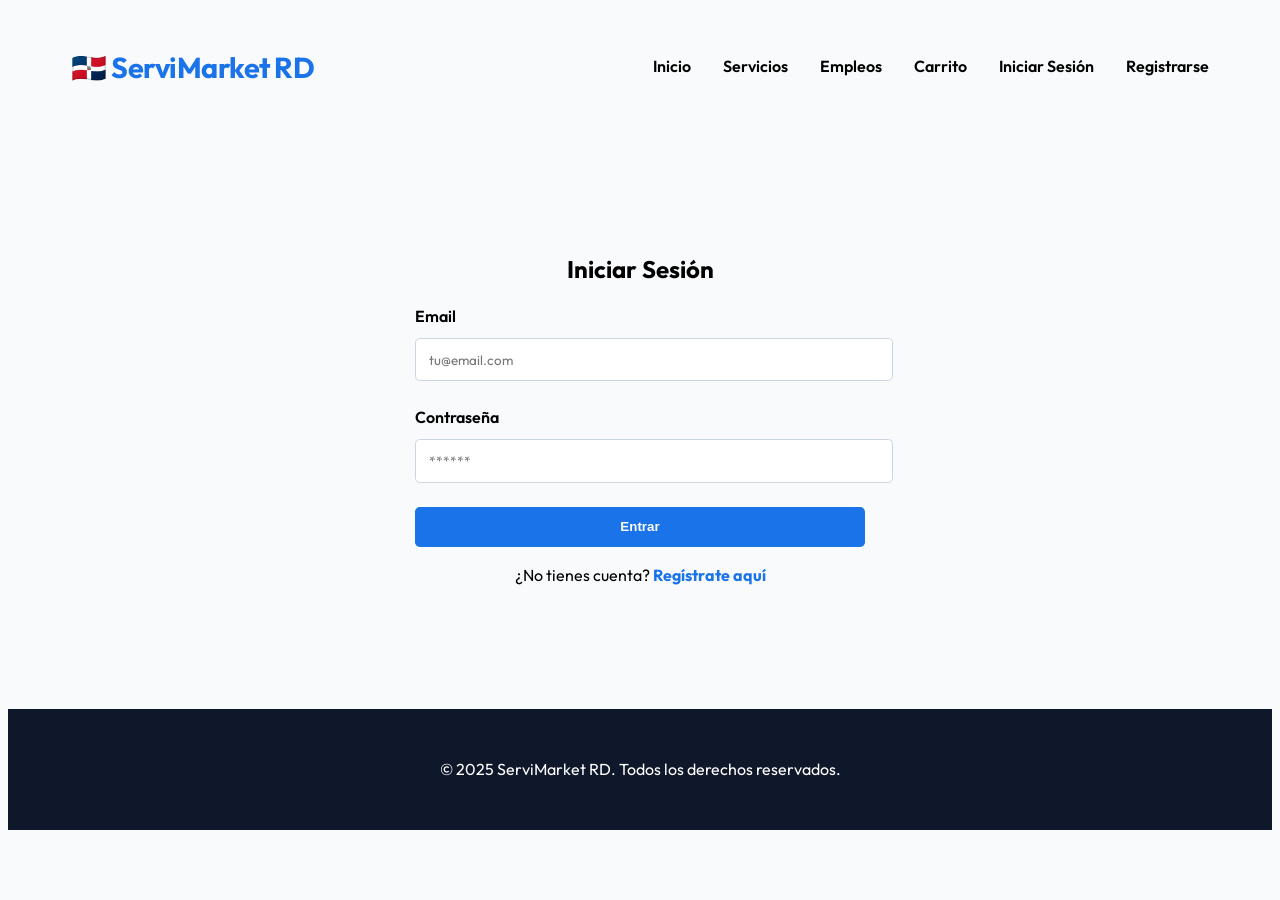
<file: login.html>
<!DOCTYPE html>
<html lang="es">

<head>
    <meta charset="UTF-8">
    <meta name="viewport" content="width=device-width, initial-scale=1.0">
    <title>Iniciar Sesión - ServiMarket RD</title>
    <link rel="stylesheet" href="assets/css/style.css">
</head>

<body>
    <header>
        <nav>
            <h1><a href="index.html">🇩🇴 ServiMarket RD</a></h1>
            <ul>
                <li><a href="index.html">Inicio</a></li>
                <li><a href="services.html">Servicios</a></li>
                <li><a href="jobs.html">Empleos</a></li>
                <li><a href="cart.html">Carrito <span id="cart-count"></span></a></li>
                <li><a href="login.html">Iniciar Sesión</a></li>
                <li><a href="register.html">Registrarse</a></li>
            </ul>
        </nav>
    </header>
    <main>
        <div class="container">
            <div class="form-container">
                <h2 style="text-align: center; margin-bottom: 1rem;">Iniciar Sesión</h2>
                <form id="login-form">
                    <div class="form-group">
                        <label>Email</label>
                        <input type="email" name="email" required placeholder="tu@email.com">
                    </div>
                    <div class="form-group">
                        <label>Contraseña</label>
                        <input type="password" name="password" required placeholder="******">
                    </div>
                    <button type="submit" class="btn" style="width: 100%;">Entrar</button>
                </form>
                <p style="text-align: center; margin-top: 1rem;">
                    ¿No tienes cuenta? <a href="register.html"
                        style="color: var(--primary); font-weight: bold;">Regístrate aquí</a>
                </p>
            </div>
        </div>
    </main>
    <footer style="text-align: center; padding: 2rem; background: var(--dark); color: #fff; margin-top: 2rem;">
        <p>&copy; 2025 ServiMarket RD. Todos los derechos reservados.</p>
    </footer>

    <!-- Toast Container -->
    <div id="toast-container" style="position: fixed; top: 20px; right: 20px; z-index: 9999;"></div>

    <script>
        // --- LÓGICA DE AUTENTICACIÓN LOCAL ---
        const LocalAuth = {
            getUsers: () => {
                try { return JSON.parse(localStorage.getItem('users')) || []; } catch (e) { return []; }
            },
            login: (email, password) => {
                const users = LocalAuth.getUsers();
                const user = users.find(u => u.email === email && u.password === password);
                if (user) {
                    localStorage.setItem('currentUser', JSON.stringify(user));
                    return user;
                }
                return null;
            }
        };

        // UI Helper for Toast
        function showToast(message, type = 'success') {
            const container = document.getElementById('toast-container');
            const toast = document.createElement('div');
            const colors = { success: '#10b981', error: '#ef4444' };
            toast.style.cssText = `background: ${colors[type]}; color: white; padding: 1rem; border-radius: 0.5rem; margin-bottom: 1rem; animation: slideIn 0.3s;`;
            toast.textContent = message;
            container.appendChild(toast);
            setTimeout(() => toast.remove(), 3000);
        }

        // Form Handler
        document.getElementById('login-form').addEventListener('submit', (e) => {
            e.preventDefault();
            const email = e.target.email.value;
            const password = e.target.password.value;

            const user = LocalAuth.login(email, password);

            if (user) {
                showToast(`¡Bienvenido ${user.name}!`, 'success');

                // Redirect Logic based on Role
                setTimeout(() => {
                    if (user.role === 'ceo') {
                        window.location.href = 'admin.html';
                    } else if (user.role === 'vendedor') {
                        window.location.href = 'dashboard.html';
                    } else {
                        window.location.href = 'index.html';
                    }
                }, 1000);
            } else {
                showToast('Email o contraseña incorrectos', 'error');
            }
        });

        // Dark Mode Init
        if (localStorage.getItem('theme') === 'dark') document.body.classList.add('dark-mode');
    </script>

    <style>
        @keyframes slideIn {
            from {
                transform: translateX(100%);
            }

            to {
                transform: translateX(0);
            }
        }
    </style>
</body>

</html>
</file>
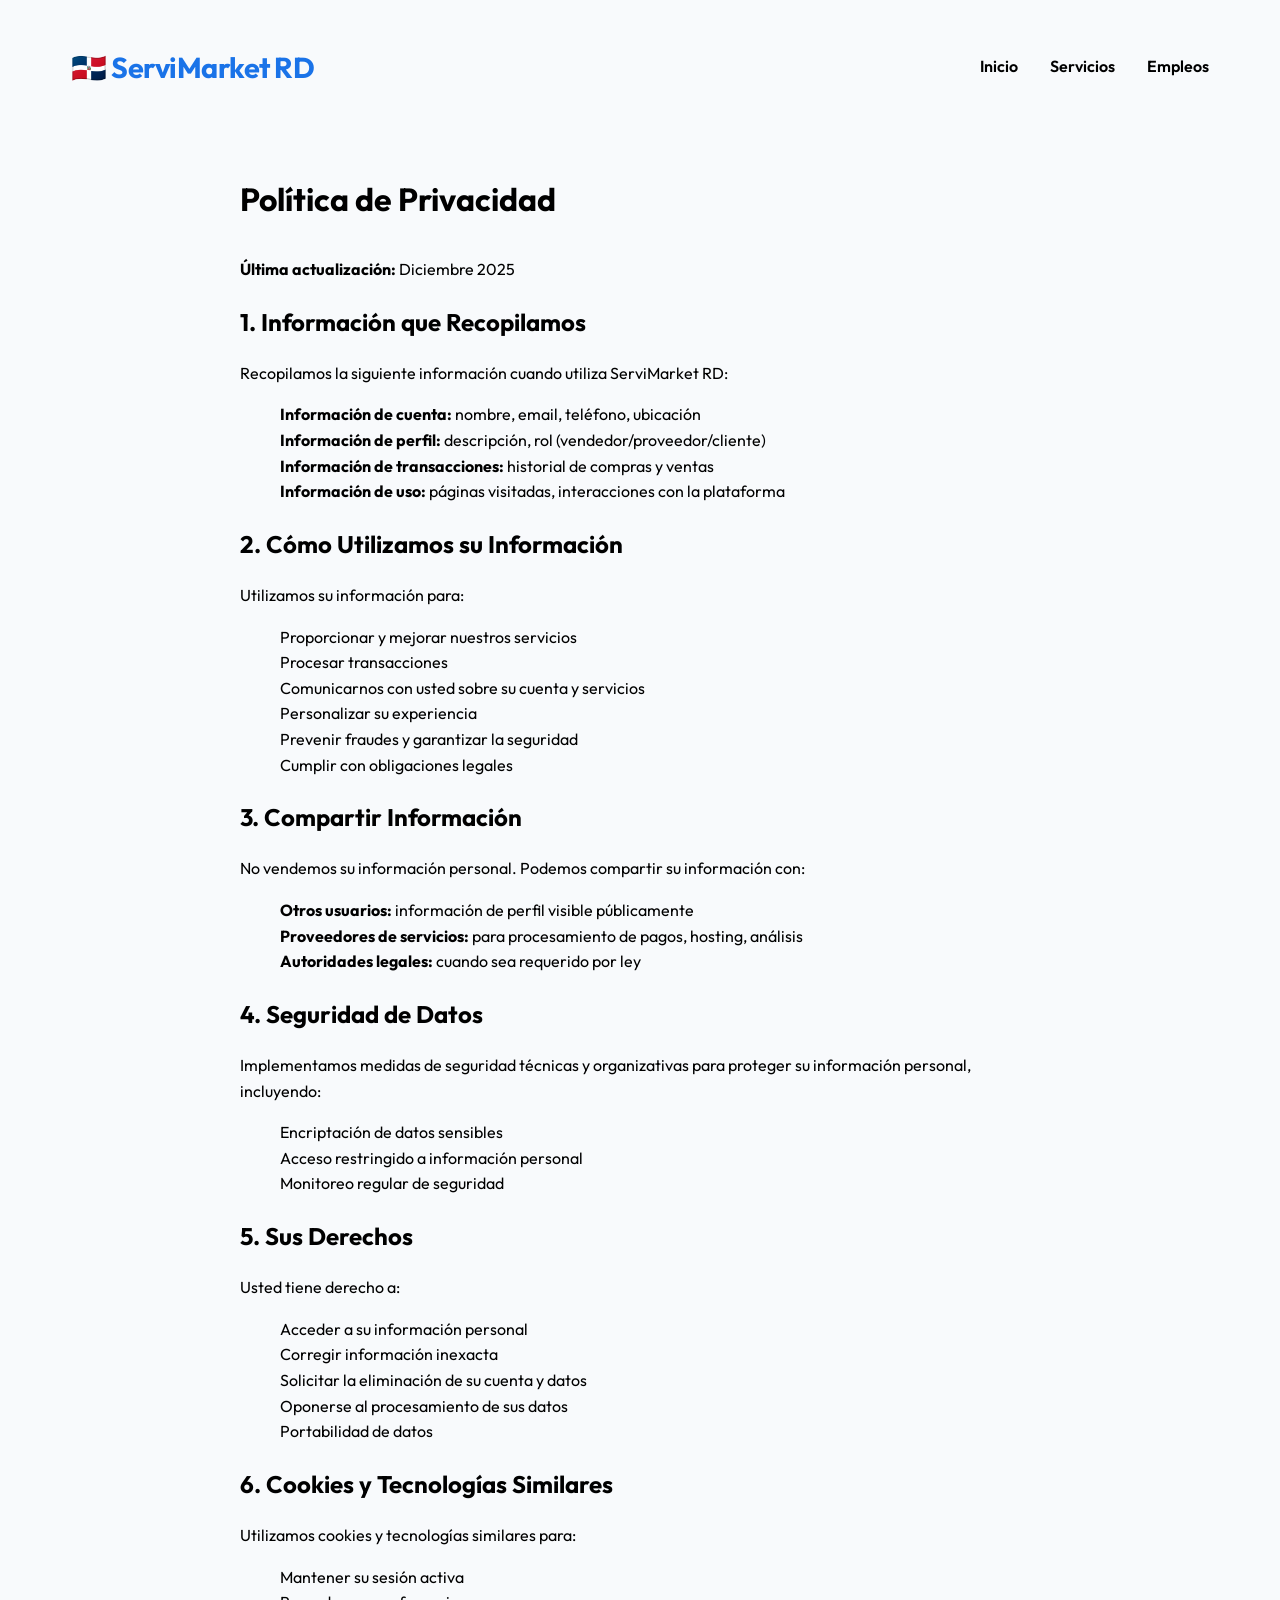
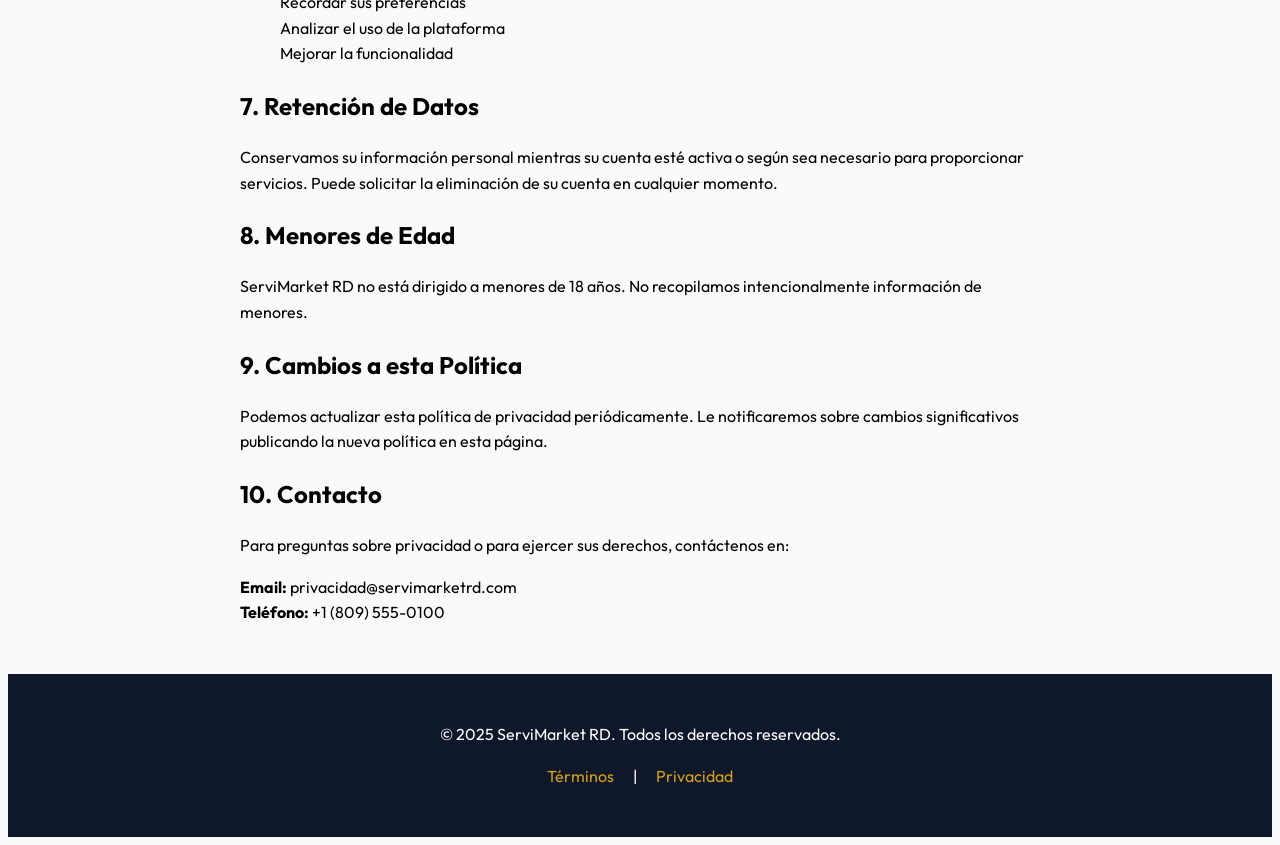
<file: privacy.html>
<!DOCTYPE html>
<html lang="es">

<head>
    <meta charset="UTF-8">
    <meta name="viewport" content="width=device-width, initial-scale=1.0">
    <title>Política de Privacidad - ServiMarket RD</title>
    <link rel="stylesheet" href="assets/css/style.css">
</head>

<body>
    <header>
        <nav>
            <h1><a href="index.html">🇩🇴 ServiMarket RD</a></h1>
            <ul>
                <li><a href="index.html">Inicio</a></li>
                <li><a href="services.html">Servicios</a></li>
                <li><a href="jobs.html">Empleos</a></li>
            </ul>
        </nav>
    </header>
    <main>
        <div class="container" style="max-width: 800px;">
            <h1 style="margin-bottom: 2rem;">Política de Privacidad</h1>

            <p><strong>Última actualización:</strong> Diciembre 2025</p>

            <h2>1. Información que Recopilamos</h2>
            <p>Recopilamos la siguiente información cuando utiliza ServiMarket RD:</p>
            <ul>
                <li><strong>Información de cuenta:</strong> nombre, email, teléfono, ubicación</li>
                <li><strong>Información de perfil:</strong> descripción, rol (vendedor/proveedor/cliente)</li>
                <li><strong>Información de transacciones:</strong> historial de compras y ventas</li>
                <li><strong>Información de uso:</strong> páginas visitadas, interacciones con la plataforma</li>
            </ul>

            <h2>2. Cómo Utilizamos su Información</h2>
            <p>Utilizamos su información para:</p>
            <ul>
                <li>Proporcionar y mejorar nuestros servicios</li>
                <li>Procesar transacciones</li>
                <li>Comunicarnos con usted sobre su cuenta y servicios</li>
                <li>Personalizar su experiencia</li>
                <li>Prevenir fraudes y garantizar la seguridad</li>
                <li>Cumplir con obligaciones legales</li>
            </ul>

            <h2>3. Compartir Información</h2>
            <p>No vendemos su información personal. Podemos compartir su información con:</p>
            <ul>
                <li><strong>Otros usuarios:</strong> información de perfil visible públicamente</li>
                <li><strong>Proveedores de servicios:</strong> para procesamiento de pagos, hosting, análisis</li>
                <li><strong>Autoridades legales:</strong> cuando sea requerido por ley</li>
            </ul>

            <h2>4. Seguridad de Datos</h2>
            <p>Implementamos medidas de seguridad técnicas y organizativas para proteger su información personal,
                incluyendo:</p>
            <ul>
                <li>Encriptación de datos sensibles</li>
                <li>Acceso restringido a información personal</li>
                <li>Monitoreo regular de seguridad</li>
            </ul>

            <h2>5. Sus Derechos</h2>
            <p>Usted tiene derecho a:</p>
            <ul>
                <li>Acceder a su información personal</li>
                <li>Corregir información inexacta</li>
                <li>Solicitar la eliminación de su cuenta y datos</li>
                <li>Oponerse al procesamiento de sus datos</li>
                <li>Portabilidad de datos</li>
            </ul>

            <h2>6. Cookies y Tecnologías Similares</h2>
            <p>Utilizamos cookies y tecnologías similares para:</p>
            <ul>
                <li>Mantener su sesión activa</li>
                <li>Recordar sus preferencias</li>
                <li>Analizar el uso de la plataforma</li>
                <li>Mejorar la funcionalidad</li>
            </ul>

            <h2>7. Retención de Datos</h2>
            <p>Conservamos su información personal mientras su cuenta esté activa o según sea necesario para
                proporcionar servicios. Puede solicitar la eliminación de su cuenta en cualquier momento.</p>

            <h2>8. Menores de Edad</h2>
            <p>ServiMarket RD no está dirigido a menores de 18 años. No recopilamos intencionalmente información de
                menores.</p>

            <h2>9. Cambios a esta Política</h2>
            <p>Podemos actualizar esta política de privacidad periódicamente. Le notificaremos sobre cambios
                significativos publicando la nueva política en esta página.</p>

            <h2>10. Contacto</h2>
            <p>Para preguntas sobre privacidad o para ejercer sus derechos, contáctenos en:</p>
            <p><strong>Email:</strong> privacidad@servimarketrd.com<br>
                <strong>Teléfono:</strong> +1 (809) 555-0100
            </p>
        </div>
    </main>
    <footer style="text-align: center; padding: 2rem; background: #0f172a; color: #fff; margin-top: 2rem;">
        <p>&copy; 2025 ServiMarket RD. Todos los derechos reservados.</p>
        <p style="margin-top: 0.5rem;">
            <a href="terms.html" style="color: #D4A017; margin: 0 1rem;">Términos</a> |
            <a href="privacy.html" style="color: #D4A017; margin: 0 1rem;">Privacidad</a>
        </p>
    </footer>
</body>

</html>
</file>
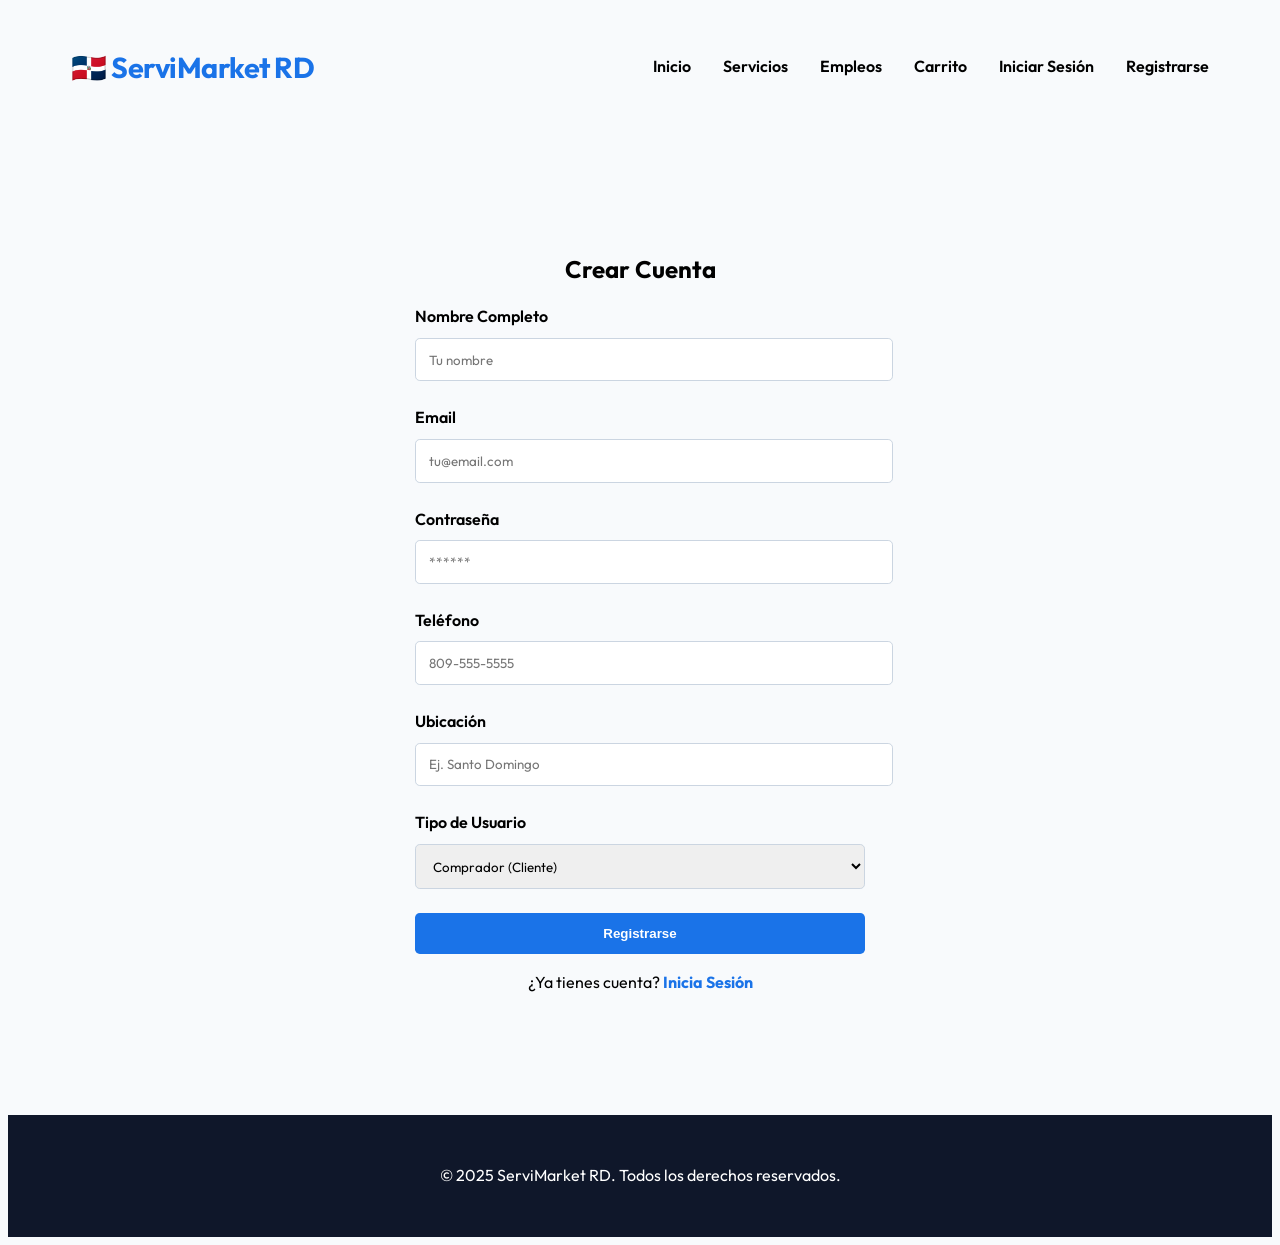
<file: register.html>
<!DOCTYPE html>
<html lang="es">

<head>
    <meta charset="UTF-8">
    <meta name="viewport" content="width=device-width, initial-scale=1.0">
    <title>Registrarse - ServiMarket RD</title>
    <link rel="stylesheet" href="assets/css/style.css">
</head>

<body>
    <header>
        <nav>
            <h1><a href="index.html">🇩🇴 ServiMarket RD</a></h1>
            <ul>
                <li><a href="index.html">Inicio</a></li>
                <li><a href="services.html">Servicios</a></li>
                <li><a href="jobs.html">Empleos</a></li>
                <li><a href="cart.html">Carrito <span id="cart-count"></span></a></li>
                <li><a href="login.html">Iniciar Sesión</a></li>
                <li><a href="register.html">Registrarse</a></li>
            </ul>
        </nav>
    </header>
    <main>
        <div class="container">
            <div class="form-container">
                <h2 style="text-align: center; margin-bottom: 1rem;">Crear Cuenta</h2>
                <form id="register-form">
                    <div class="form-group">
                        <label>Nombre Completo</label>
                        <input type="text" name="name" required placeholder="Tu nombre">
                    </div>
                    <div class="form-group">
                        <label>Email</label>
                        <input type="email" name="email" required placeholder="tu@email.com">
                    </div>
                    <div class="form-group">
                        <label>Contraseña</label>
                        <input type="password" name="password" required placeholder="******">
                    </div>
                    <div class="form-group">
                        <label>Teléfono</label>
                        <input type="text" name="phone" required placeholder="809-555-5555">
                    </div>
                    <div class="form-group">
                        <label>Ubicación</label>
                        <input type="text" name="location" required placeholder="Ej. Santo Domingo">
                    </div>
                    <div class="form-group">
                        <label>Tipo de Usuario</label>
                        <select name="role" required
                            style="width: 100%; padding: 0.8rem; border: 1px solid #cbd5e1; border-radius: 0.3rem;">
                            <option value="comprador">Comprador (Cliente)</option>
                            <option value="vendedor">Vendedor (Productos)</option>
                            <option value="ceo">CEO (Administrador)</option>
                        </select>
                    </div>
                    <button type="submit" class="btn" style="width: 100%;">Registrarse</button>
                </form>
                <p style="text-align: center; margin-top: 1rem;">
                    ¿Ya tienes cuenta? <a href="login.html" style="color: var(--primary); font-weight: bold;">Inicia
                        Sesión</a>
                </p>
            </div>
        </div>
    </main>
    <footer style="text-align: center; padding: 2rem; background: var(--dark); color: #fff; margin-top: 2rem;">
        <p>&copy; 2025 ServiMarket RD. Todos los derechos reservados.</p>
    </footer>

    <!-- Toast Container -->
    <div id="toast-container" style="position: fixed; top: 20px; right: 20px; z-index: 9999;"></div>

    <script>
        // --- LÓGICA DE AUTENTICACIÓN LOCAL ---
        const LocalAuth = {
            getUsers: () => {
                try { return JSON.parse(localStorage.getItem('users')) || []; } catch (e) { return []; }
            },
            register: (userData) => {
                const users = LocalAuth.getUsers();
                if (users.find(u => u.email === userData.email)) {
                    throw new Error('El email ya está registrado');
                }
                users.push(userData);
                localStorage.setItem('users', JSON.stringify(users));
                return userData;
            }
        };

        // UI Helper for Toast
        function showToast(message, type = 'success') {
            const container = document.getElementById('toast-container');
            const toast = document.createElement('div');
            const colors = { success: '#10b981', error: '#ef4444' };
            toast.style.cssText = `background: ${colors[type]}; color: white; padding: 1rem; border-radius: 0.5rem; margin-bottom: 1rem; animation: slideIn 0.3s;`;
            toast.textContent = message;
            container.appendChild(toast);
            setTimeout(() => toast.remove(), 3000);
        }

        // Form Handler
        document.getElementById('register-form').addEventListener('submit', (e) => {
            e.preventDefault();
            const formData = new FormData(e.target);
            const userData = Object.fromEntries(formData.entries());

            try {
                LocalAuth.register(userData);
                showToast('¡Registro exitoso! Redirigiendo...', 'success');
                setTimeout(() => window.location.href = 'login.html', 1500);
            } catch (error) {
                showToast(error.message, 'error');
            }
        });

        // Dark Mode Init
        if (localStorage.getItem('theme') === 'dark') document.body.classList.add('dark-mode');
    </script>

    <style>
        @keyframes slideIn {
            from {
                transform: translateX(100%);
            }

            to {
                transform: translateX(0);
            }
        }
    </style>
</body>

</html>
</file>
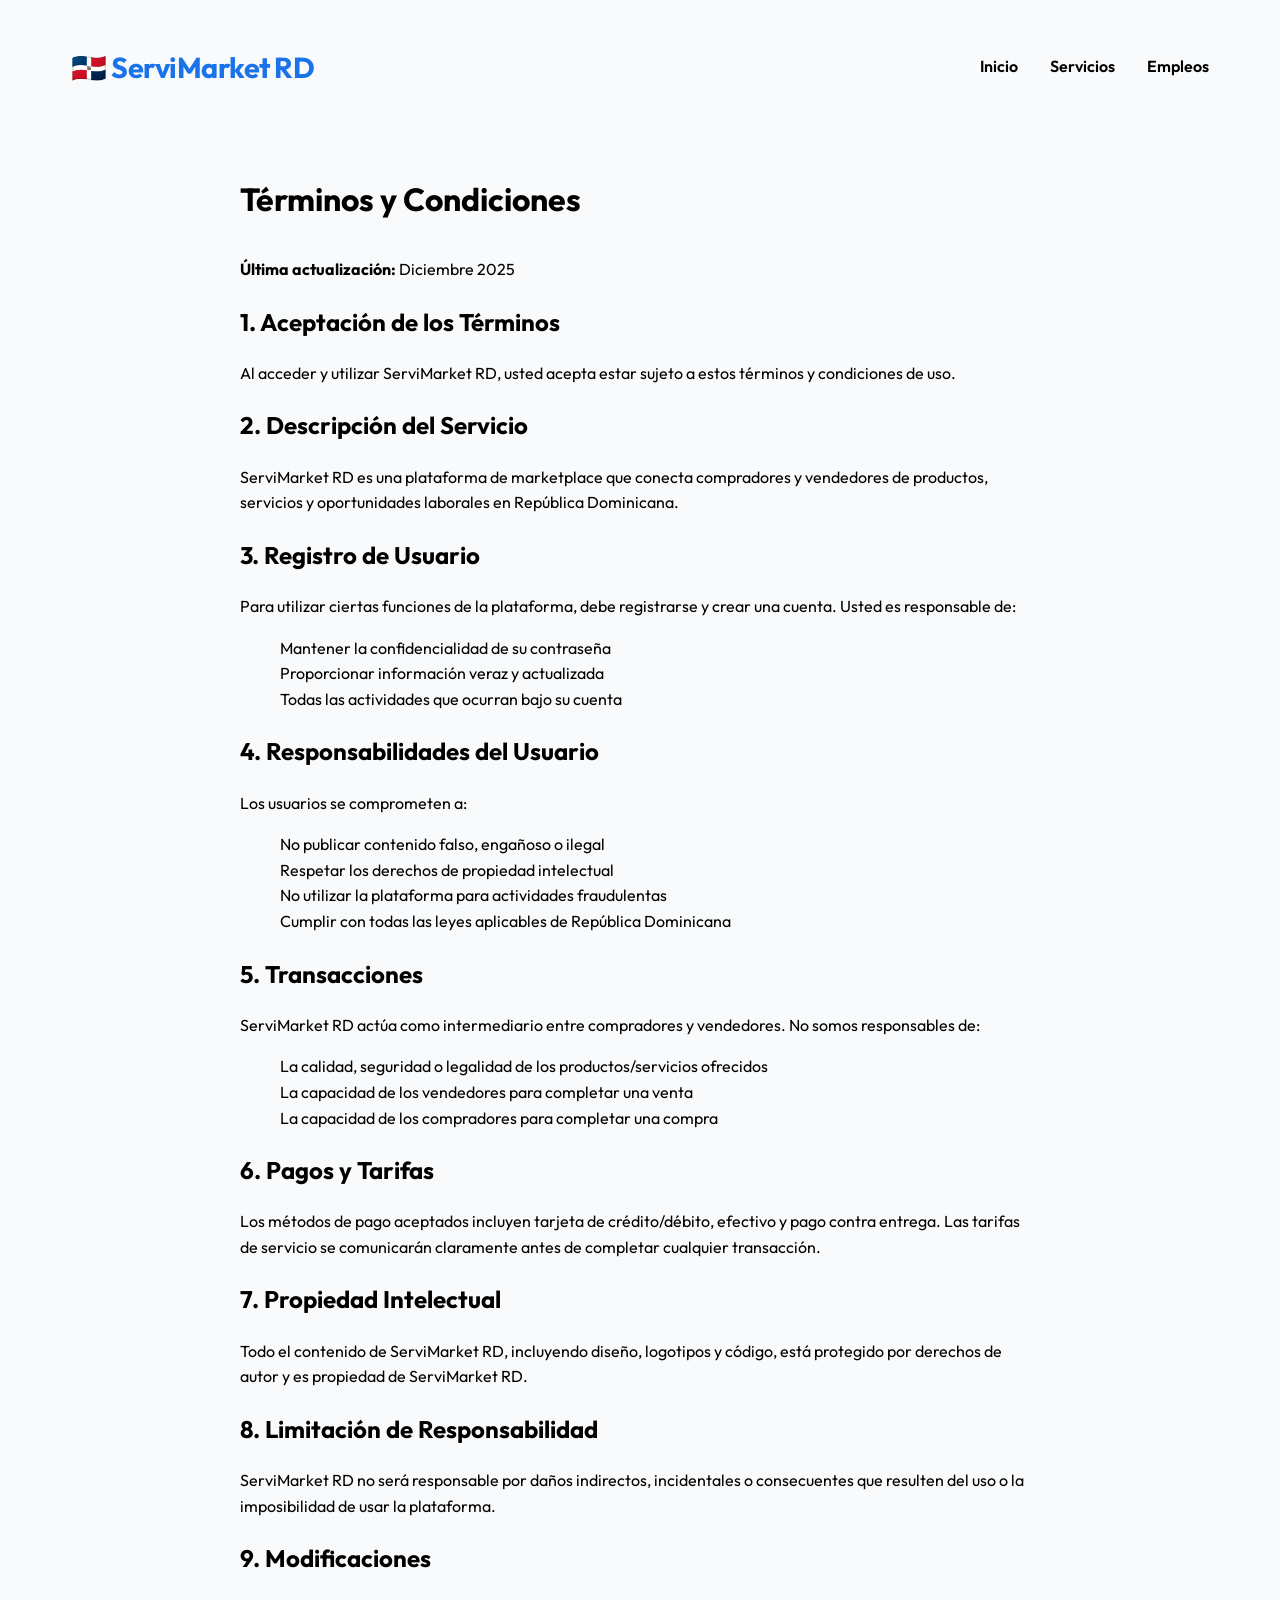
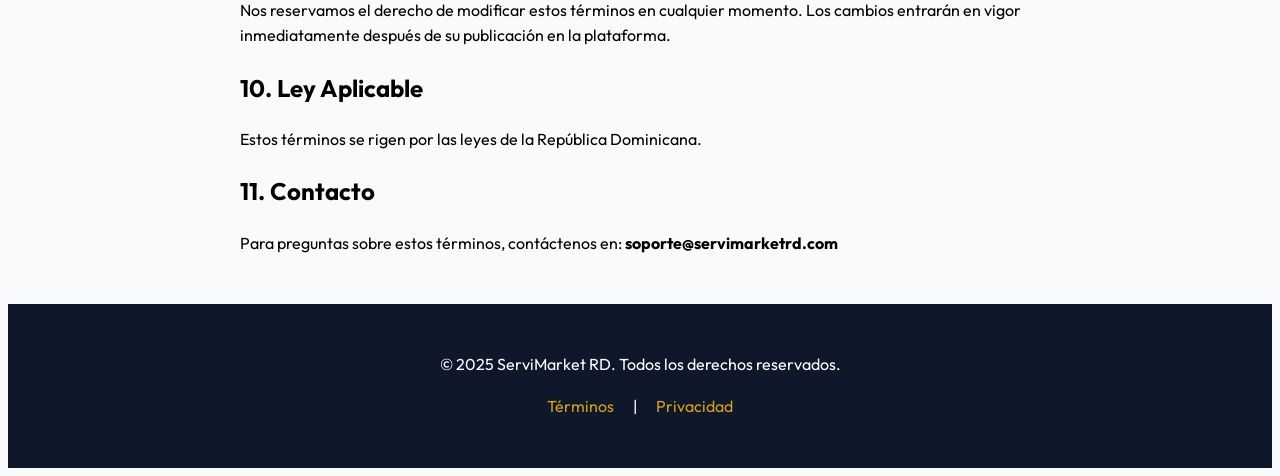
<file: terms.html>
<!DOCTYPE html>
<html lang="es">

<head>
    <meta charset="UTF-8">
    <meta name="viewport" content="width=device-width, initial-scale=1.0">
    <title>Términos y Condiciones - ServiMarket RD</title>
    <link rel="stylesheet" href="assets/css/style.css">
</head>

<body>
    <header>
        <nav>
            <h1><a href="index.html">🇩🇴 ServiMarket RD</a></h1>
            <ul>
                <li><a href="index.html">Inicio</a></li>
                <li><a href="services.html">Servicios</a></li>
                <li><a href="jobs.html">Empleos</a></li>
            </ul>
        </nav>
    </header>
    <main>
        <div class="container" style="max-width: 800px;">
            <h1 style="margin-bottom: 2rem;">Términos y Condiciones</h1>

            <p><strong>Última actualización:</strong> Diciembre 2025</p>

            <h2>1. Aceptación de los Términos</h2>
            <p>Al acceder y utilizar ServiMarket RD, usted acepta estar sujeto a estos términos y condiciones de uso.
            </p>

            <h2>2. Descripción del Servicio</h2>
            <p>ServiMarket RD es una plataforma de marketplace que conecta compradores y vendedores de productos,
                servicios y oportunidades laborales en República Dominicana.</p>

            <h2>3. Registro de Usuario</h2>
            <p>Para utilizar ciertas funciones de la plataforma, debe registrarse y crear una cuenta. Usted es
                responsable de:</p>
            <ul>
                <li>Mantener la confidencialidad de su contraseña</li>
                <li>Proporcionar información veraz y actualizada</li>
                <li>Todas las actividades que ocurran bajo su cuenta</li>
            </ul>

            <h2>4. Responsabilidades del Usuario</h2>
            <p>Los usuarios se comprometen a:</p>
            <ul>
                <li>No publicar contenido falso, engañoso o ilegal</li>
                <li>Respetar los derechos de propiedad intelectual</li>
                <li>No utilizar la plataforma para actividades fraudulentas</li>
                <li>Cumplir con todas las leyes aplicables de República Dominicana</li>
            </ul>

            <h2>5. Transacciones</h2>
            <p>ServiMarket RD actúa como intermediario entre compradores y vendedores. No somos responsables de:</p>
            <ul>
                <li>La calidad, seguridad o legalidad de los productos/servicios ofrecidos</li>
                <li>La capacidad de los vendedores para completar una venta</li>
                <li>La capacidad de los compradores para completar una compra</li>
            </ul>

            <h2>6. Pagos y Tarifas</h2>
            <p>Los métodos de pago aceptados incluyen tarjeta de crédito/débito, efectivo y pago contra entrega. Las
                tarifas de servicio se comunicarán claramente antes de completar cualquier transacción.</p>

            <h2>7. Propiedad Intelectual</h2>
            <p>Todo el contenido de ServiMarket RD, incluyendo diseño, logotipos y código, está protegido por derechos
                de autor y es propiedad de ServiMarket RD.</p>

            <h2>8. Limitación de Responsabilidad</h2>
            <p>ServiMarket RD no será responsable por daños indirectos, incidentales o consecuentes que resulten del uso
                o la imposibilidad de usar la plataforma.</p>

            <h2>9. Modificaciones</h2>
            <p>Nos reservamos el derecho de modificar estos términos en cualquier momento. Los cambios entrarán en vigor
                inmediatamente después de su publicación en la plataforma.</p>

            <h2>10. Ley Aplicable</h2>
            <p>Estos términos se rigen por las leyes de la República Dominicana.</p>

            <h2>11. Contacto</h2>
            <p>Para preguntas sobre estos términos, contáctenos en: <strong>soporte@servimarketrd.com</strong></p>
        </div>
    </main>
    <footer style="text-align: center; padding: 2rem; background: #0f172a; color: #fff; margin-top: 2rem;">
        <p>&copy; 2025 ServiMarket RD. Todos los derechos reservados.</p>
        <p style="margin-top: 0.5rem;">
            <a href="terms.html" style="color: #D4A017; margin: 0 1rem;">Términos</a> |
            <a href="privacy.html" style="color: #D4A017; margin: 0 1rem;">Privacidad</a>
        </p>
    </footer>
</body>

</html>
</file>
<file: assets/css/style.css>
@import url('https://fonts.googleapis.com/css2?family=Outfit:wght@300;400;600;700&display=swap');

/* Variables - ServiMarket RD Theme */
:root {
    --primary: #1A73E8;
    /* Bright Blue */
    --secondary: #D4A017;
    /* Gold */
    --dark: #0f172a;
    /* Deep Navy */
    --bg: #f8fafc;
    /* Light Gray Blue */
    margin: 0;
    padding: 0;
}

body {
    font-family: 'Outfit', sans-serif;
    background-color: var(--bg);
    color: var(--text);
    line-height: 1.6;
}

a {
    text-decoration: none;
    color: inherit;
    transition: color 0.3s;
}

ul {
    list-style: none;
}

/* Header */
header {
    background: var(--surface);
    box-shadow: var(--shadow);
    position: sticky;
    top: 0;
    z-index: 100;
    padding: 1rem 0;
}

nav {
    display: flex;
    justify-content: space-between;
    align-items: center;
    width: 90%;
    max-width: 1200px;
    margin: auto;
}

nav h1 a {
    color: var(--primary);
    font-size: 1.8rem;
    font-weight: 700;
    letter-spacing: -0.5px;
}

nav ul {
    display: flex;
    gap: 2rem;
}

nav ul li a {
    color: var(--text);
    font-weight: 600;
    font-size: 1rem;
}

nav ul li a:hover {
    color: var(--primary);
}

/* Layout */
.container {
    width: 90%;
    max-width: 1200px;
    margin: 3rem auto;
    animation: fadeIn 0.8s ease-out;
}

/* Hero Section */
.hero {
    text-align: center;
    margin-bottom: 3rem;
    padding: 4rem 1rem;
    background: linear-gradient(135deg, var(--primary), #0d47a1);
    color: white;
    border-radius: 1rem;
    box-shadow: var(--shadow);
}

.hero h1 {
    font-size: 3rem;
    margin-bottom: 1rem;
}

.hero p {
    font-size: 1.2rem;
    opacity: 0.9;
}

/* Search Bar */
.search-bar {
    display: flex;
    gap: 1rem;
    background: var(--surface);
    padding: 1rem;
    border-radius: 0.5rem;
    box-shadow: var(--shadow);
    margin-bottom: 3rem;
    flex-wrap: wrap;
}

.search-bar input,
.search-bar select {
    flex: 1;
    padding: 0.8rem 1rem;
    border: 1px solid #e2e8f0;
    border-radius: 0.3rem;
    font-size: 1rem;
    outline: none;
    transition: border-color 0.3s;
}

.search-bar input:focus,
.search-bar select:focus {
    border-color: var(--primary);
}

/* Buttons */
.btn {
    display: inline-block;
    background: var(--primary);
    color: white;
    padding: 0.8rem 1.5rem;
    border: none;
    border-radius: 0.3rem;
    cursor: pointer;
    font-weight: 600;
    transition: all 0.3s ease;
    text-align: center;
}

.btn:hover {
    background: #0d47a1;
    transform: translateY(-2px);
    box-shadow: 0 4px 12px rgba(26, 115, 232, 0.3);
}

.btn-secondary {
    background: var(--text-light);
}

.btn-secondary:hover {
    background: var(--text);
}

.btn-danger {
    background: var(--error);
}

.btn-danger:hover {
    background: #dc2626;
}

/* Product Grid */
.product-grid {
    display: grid;
    grid-template-columns: repeat(auto-fill, minmax(280px, 1fr));
    gap: 2.5rem;
}

.product-card {
    background: var(--surface);
    border-radius: 1rem;
    overflow: hidden;
    box-shadow: var(--shadow);
    transition: all 0.4s cubic-bezier(0.175, 0.885, 0.32, 1.275);
    position: relative;
}

.product-card:hover {
    transform: translateY(-10px);
    box-shadow: var(--shadow-hover);
}

.product-card img {
    width: 100%;
    height: 220px;
    object-fit: cover;
    transition: transform 0.5s;
}

.product-card:hover img {
    transform: scale(1.05);
}

.product-info {
    padding: 1.5rem;
}

.product-info h3 {
    font-size: 1.25rem;
    margin-bottom: 0.5rem;
    color: var(--dark);
}

.product-price {
    font-size: 1.5rem;
    color: var(--secondary);
    font-weight: 700;
    margin-bottom: 0.5rem;
}

.product-info small {
    color: var(--text-light);
    display: block;
    margin-bottom: 1rem;
}

/* Forms */
.form-container {
    max-width: 450px;
    margin: 4rem auto;
    padding: 2.5rem;
    background: var(--surface);
    border-radius: 1rem;
    box-shadow: var(--shadow);
    animation: slideUp 0.6s ease-out;
}

.form-group {
    margin-bottom: 1.5rem;
}

.form-group label {
    display: block;
    margin-bottom: 0.5rem;
    font-weight: 600;
    color: var(--text);
}

.form-group input,
.form-group select,
.form-group textarea {
    width: 100%;
    padding: 0.8rem;
    border: 1px solid #cbd5e1;
    border-radius: 0.3rem;
    font-family: inherit;
}

.form-group textarea {
    resize: vertical;
}

/* Footer */
footer {
    text-align: center;
    padding: 3rem;
    background: var(--dark);
    color: white;
    margin-top: 4rem;
}

/* Tables */
table {
    width: 100%;
    border-collapse: collapse;
    margin-top: 1rem;
}

table th,
table td {
    padding: 1rem;
    text-align: left;
    border-bottom: 1px solid #ddd;
}

table th {
    background: var(--bg);
    font-weight: 600;
}

/* Animations */
@keyframes fadeIn {
    from {
        opacity: 0;
    }

    to {
        opacity: 1;
    }
}

@keyframes slideUp {
    from {
        opacity: 0;
        transform: translateY(20px);
    }

    to {
        opacity: 1;
        transform: translateY(0);
    }
}

/* Responsive */
@media (max-width: 768px) {
    nav {
        flex-direction: column;
        gap: 1rem;
    }

    nav ul {
        gap: 1rem;
    }

    .hero h1 {
        font-size: 2rem;
    }

    .search-bar {
        flex-direction: column;
    }
}
</file>
